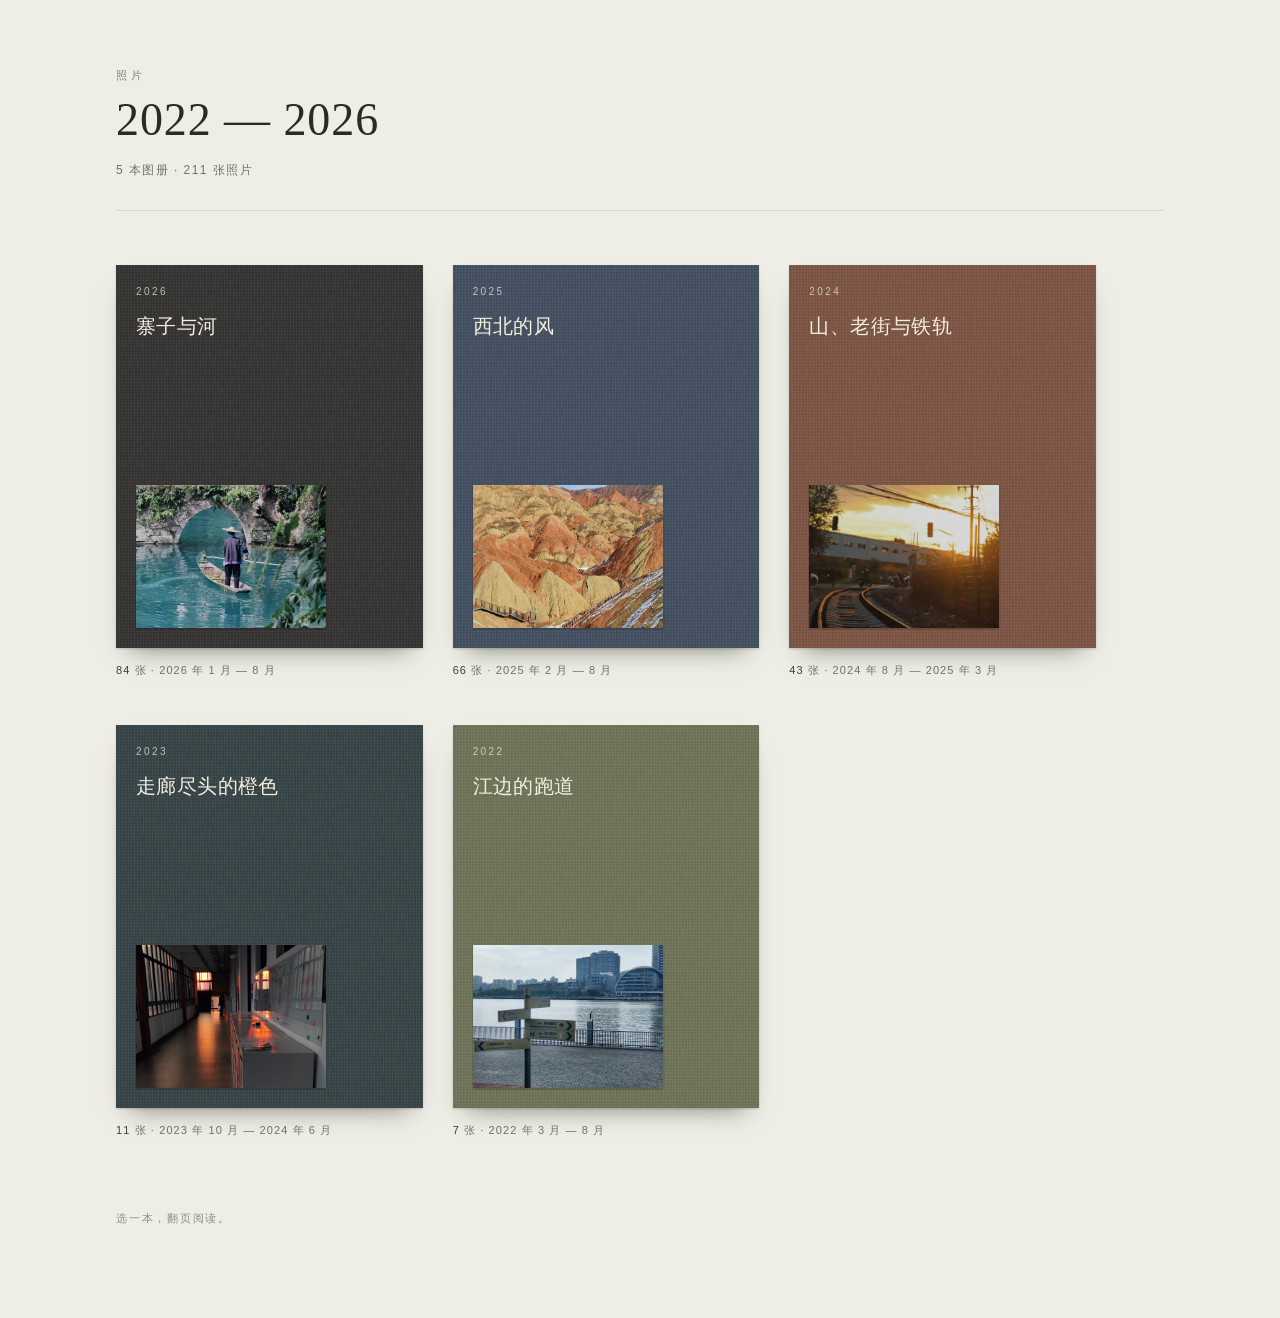
<file: index.html>
<!doctype html>
<html lang="zh-CN">
<head>
  <meta charset="utf-8">
  <meta name="viewport" content="width=device-width,initial-scale=1">
  <title>照片 · 2022—2026</title>
  <link rel="stylesheet" href="library.css">
</head>
<body>
<main class="library">
  <header class="library-head">
    <p class="eyebrow">照片</p>
    <h1>2022 — 2026</h1>
    <p class="meta">5 本图册 · 211 张照片</p>
  </header>
  <section class="shelf" aria-label="图册列表">
      <a class="book-card" href="books/2026/">
        <span class="card-cover" style="--cloth:#2e2c2a">
          <span class="card-year">2026</span>
          <span class="card-title">寨子与河</span>
          <img class="card-photo" src="assets/photos/2026/046.jpg" alt="" loading="lazy" draggable="false">
        </span>
        <span class="card-info"><b>84</b> 张 · 2026 年 1 月 — 8 月</span>
      </a>
      <a class="book-card" href="books/2025/">
        <span class="card-cover" style="--cloth:#3c4a5c">
          <span class="card-year">2025</span>
          <span class="card-title">西北的风</span>
          <img class="card-photo" src="assets/photos/2025/005.jpg" alt="" loading="lazy" draggable="false">
        </span>
        <span class="card-info"><b>66</b> 张 · 2025 年 2 月 — 8 月</span>
      </a>
      <a class="book-card" href="books/2024/">
        <span class="card-cover" style="--cloth:#7a4f3d">
          <span class="card-year">2024</span>
          <span class="card-title">山、老街与铁轨</span>
          <img class="card-photo" src="assets/photos/2024/035.jpg" alt="" loading="lazy" draggable="false">
        </span>
        <span class="card-info"><b>43</b> 张 · 2024 年 8 月 — 2025 年 3 月</span>
      </a>
      <a class="book-card" href="books/2023/">
        <span class="card-cover" style="--cloth:#2f3d40">
          <span class="card-year">2023</span>
          <span class="card-title">走廊尽头的橙色</span>
          <img class="card-photo" src="assets/photos/2023/corridor-cover.jpg" alt="" loading="lazy" draggable="false">
        </span>
        <span class="card-info"><b>11</b> 张 · 2023 年 10 月 — 2024 年 6 月</span>
      </a>
      <a class="book-card" href="books/2022/">
        <span class="card-cover" style="--cloth:#6b7053">
          <span class="card-year">2022</span>
          <span class="card-title">江边的跑道</span>
          <img class="card-photo" src="assets/photos/2022/002.jpg" alt="" loading="lazy" draggable="false">
        </span>
        <span class="card-info"><b>7</b> 张 · 2022 年 3 月 — 8 月</span>
      </a>
  </section>
  <footer class="library-foot">选一本，翻页阅读。</footer>
</main>
</body>
</html>
</file>
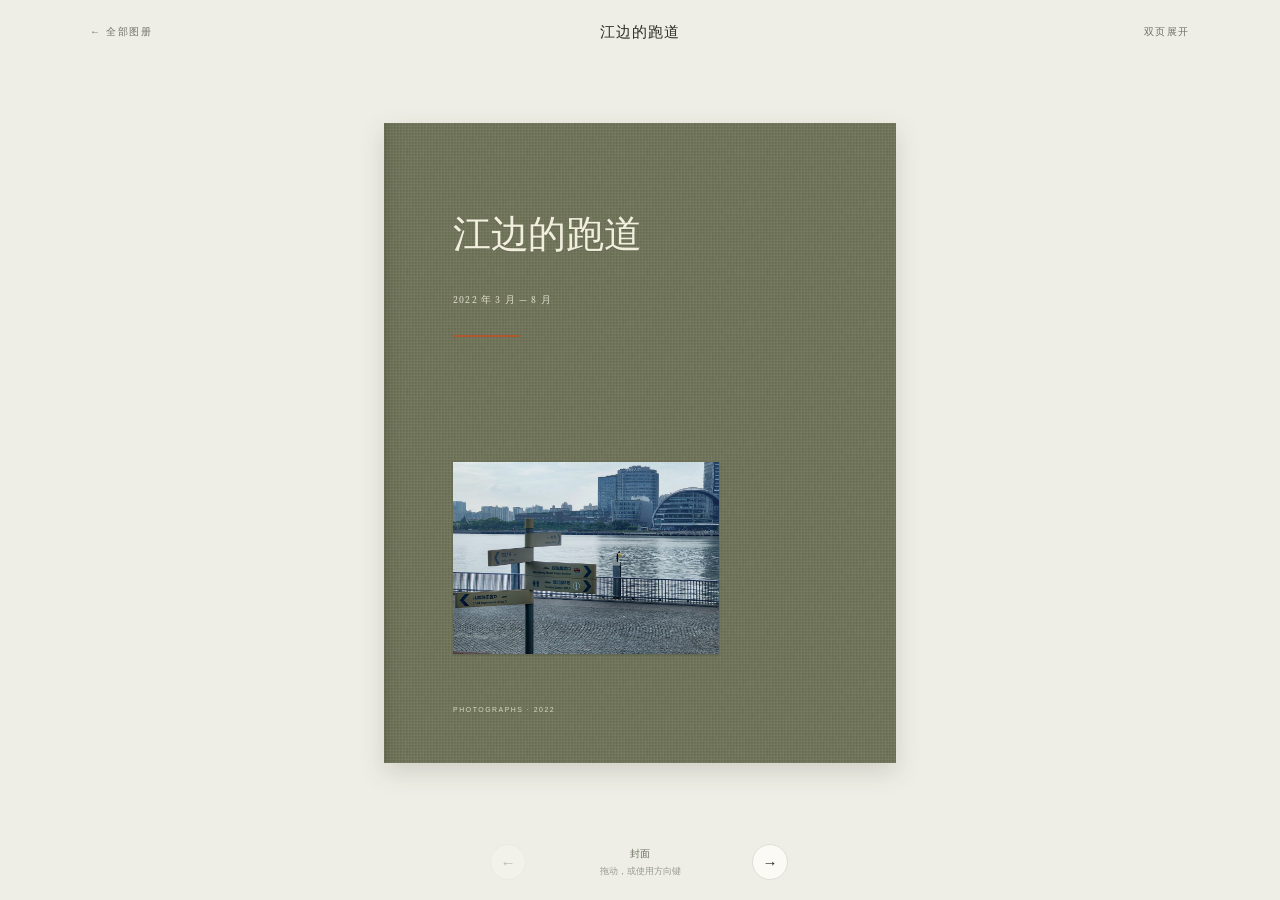
<file: books/2022/index.html>
<!doctype html>
<html lang="zh-CN">
<head>
  <meta charset="utf-8">
  <meta name="viewport" content="width=device-width,initial-scale=1">
  <title>江边的跑道 · 照片 2022</title>
  <link rel="stylesheet" href="../../shared/styles.css">
</head>
<body>
<main class="room">
  <header class="book-header">
    <a href="../../index.html">← 全部图册</a><h1>江边的跑道</h1><span id="orientation">双页展开</span>
  </header>
  <section class="stage" aria-label="可以翻页的照片书">
    <div class="book-rig">
      <div id="book" class="book" data-page-width="512" data-page-height="640" style="--cloth:#6b7053">
        <article class="book-page art-page cloth recto" data-density="hard" aria-label="封面">
          <h2 class="cover-title">江边的跑道</h2>
          <p class="cover-subtitle">2022 年 3 月 — 8 月</p>
          <span class="cover-rule" aria-hidden="true"></span>
          <figure class="cover-plate"><img draggable="false" src="../../assets/photos/2022/002.jpg" alt=""></figure>
          <p class="cover-foot">PHOTOGRAPHS · 2022</p>
        </article>

        <article class="book-page art-page endpaper" aria-label="环衬"></article>

        <article class="book-page art-page paper recto" aria-label="扉页">
          <div class="title-block">
            <h2>江边的跑道</h2>
            <p>照片 二〇二二</p>
          </div>
          <p class="epigraph">2022 年 3 月 — 8 月 · 7 张</p>
          <p class="imprint">PHOTOGRAPHS</p>
        </article>

        <article class="book-page art-page paper" aria-label="3月21日 18:28">
          <figure class="figure" style="width:57%;top:47%">
            <img draggable="false" data-src="../../assets/photos/2022/001.jpg" width="976" height="1400" alt="2022年3月21日 18:28 拍摄的照片" style="background:rgb(37 36 37)">
            <figcaption>3月21日 18:28</figcaption>
          </figure>
        </article>

        <article class="book-page art-page paper divider" aria-label="6 月">
          <p class="month">六月</p>
          <span class="month-rule" aria-hidden="true"></span>
          <p class="month-meta">2022 · 4 张</p>
        </article>

        <article class="book-page art-page paper" aria-label="6月4日 17:33">
          <figure class="figure" style="width:61%;top:47%">
            <img draggable="false" data-src="../../assets/photos/2022/002.jpg" width="1050" height="1400" alt="2022年6月4日 17:33 拍摄的照片" style="background:rgb(133 143 151)">
            <figcaption>6月4日 17:33</figcaption>
          </figure>
        </article>

        <article class="book-page art-page paper" aria-label="6月4日 17:36">
          <figure class="figure" style="width:61%;top:42%">
            <img draggable="false" data-src="../../assets/photos/2022/003.jpg" width="1050" height="1400" alt="2022年6月4日 17:36 拍摄的照片" style="background:rgb(142 104 98)">
            <figcaption>6月4日 17:36</figcaption>
          </figure>
        </article>

        <article class="book-page art-page paper" aria-label="6月4日 17:38">
          <figure class="figure" style="width:47%;top:44%">
            <img draggable="false" data-src="../../assets/photos/2022/004.jpg" width="1050" height="1400" alt="2022年6月4日 17:38 拍摄的照片" style="background:rgb(132 136 134)">
            <figcaption>6月4日 17:38</figcaption>
          </figure>
        </article>

        <article class="book-page art-page paper" aria-label="6月9日 13:04">
          <figure class="figure" style="width:61%;top:47%">
            <img draggable="false" data-src="../../assets/photos/2022/005.jpg" width="1050" height="1400" alt="2022年6月9日 13:04 拍摄的照片" style="background:rgb(156 155 124)">
            <figcaption>6月9日 13:04</figcaption>
          </figure>
        </article>

        <article class="book-page art-page paper" aria-label="8月25日 22:11">
          <figure class="figure" style="width:61%;top:47%">
            <img draggable="false" data-src="../../assets/photos/2022/006.jpg" width="1051" height="1400" alt="2022年8月25日 22:11 拍摄的照片" style="background:rgb(140 131 125)">
            <figcaption>8月25日 22:11</figcaption>
          </figure>
        </article>

        <article class="book-page art-page paper" aria-label="8月25日 22:14">
          <figure class="figure" style="width:61%;top:47%">
            <img draggable="false" data-src="../../assets/photos/2022/007.jpg" width="1050" height="1400" alt="2022年8月25日 22:14 拍摄的照片" style="background:rgb(134 136 130)">
            <figcaption>8月25日 22:14</figcaption>
          </figure>
        </article>

        <article class="book-page art-page paper" aria-label="版权页">
          <div class="colophon">
            <h3>江边的跑道</h3>
            <p>照片 二〇二二 · 2022 年 3 月 — 8 月</p>
            <p class="small-print">共 7 张照片，按拍摄时间排列。网页使用压缩副本，原始文件保存在 photo/2022/ 内，没有改动。</p>
            <p class="small-print">PHOTOGRAPHS · 2022</p>
          </div>
        </article>

        <article class="book-page art-page endpaper" aria-label="环衬"></article>

        <article class="book-page art-page cloth verso" data-density="hard" aria-label="封底">
          <span class="back-mark">江边的跑道 · 2022</span>
        </article>
      </div>
    </div>
  </section>
  <footer class="controls" aria-label="翻页控制">
    <button id="previous" type="button" aria-label="上一页">←</button>
    <div class="status" aria-live="polite"><span id="page-status">封面</span><small>拖动，或使用方向键</small></div>
    <button id="next" type="button" aria-label="下一页">→</button>
  </footer>
</main>
<script src="../../shared/vendor/page-flip.browser.js"></script>
<script src="../../shared/flipbook.js"></script>
</body>
</html>
</file>
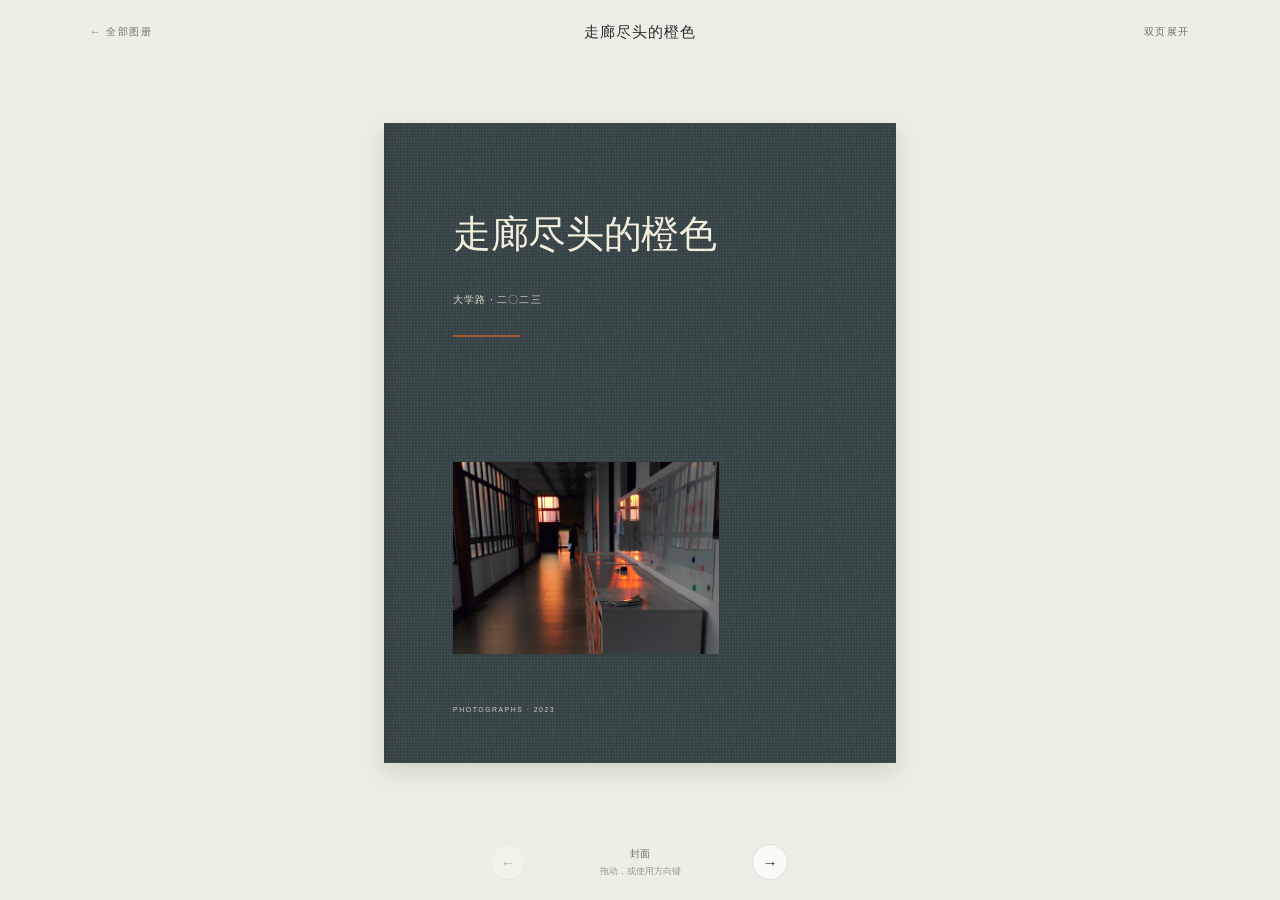
<file: books/2023/index.html>
<!doctype html>
<html lang="zh-CN">
<head>
  <meta charset="utf-8">
  <meta name="viewport" content="width=device-width,initial-scale=1">
  <title>走廊尽头的橙色 · 照片 2023</title>
  <link rel="stylesheet" href="../../shared/styles.css">
</head>
<body>
<main class="room">
  <header class="book-header">
    <a href="../../index.html">← 全部图册</a><h1>走廊尽头的橙色</h1><span id="orientation">双页展开</span>
  </header>
  <section class="stage" aria-label="可以翻页的照片书">
    <div class="book-rig">
      <div id="book" class="book" data-page-width="512" data-page-height="640" style="--cloth:#2f3d40">
        <article class="book-page art-page cloth recto" data-density="hard" aria-label="封面">
                  <h2 class="cover-title">走廊尽头的橙色</h2>
                  <p class="cover-subtitle">大学路 · 二〇二三</p>
                  <span class="cover-rule" aria-hidden="true"></span>
                  <figure class="cover-plate">
                    <img draggable="false" src="../../assets/photos/2023/corridor-cover.jpg" alt="黄昏里的走廊，尽头一扇窗透着橙色的光">
                  </figure>
                  <p class="cover-foot">PHOTOGRAPHS · 2023</p>
                </article>

        <article class="book-page art-page endpaper verso" aria-label="环衬"></article>

        <article class="book-page art-page paper recto" aria-label="扉页">
                  <div class="title-block">
                    <h2>走廊尽头的橙色</h2>
                    <p>大学路，二〇二三年秋</p>
                  </div>
                  <p class="epigraph">“天暗下来的时候，走廊尽头还留着一块橙色。”</p>
                  <p class="imprint">上海 · 杨浦</p>
                </article>

        <article class="book-page art-page paper verso" aria-label="第 3 页">
                  <figure class="figure portrait">
                    <img draggable="false" src="../../assets/photos/2023/old-building.jpg" alt="阴天里一栋白色老楼，电线横过天空">
                    <figcaption>老楼，电线横过天空</figcaption>
                  </figure>
                </article>

        <article class="book-page art-page paper recto" aria-label="第 4 页">
                  <figure class="figure portrait">
                    <img draggable="false" src="../../assets/photos/2023/daxue-road.jpg" alt="蓝调时刻的大学路路牌，梧桐树与街边店铺的灯">
                    <figcaption>大学路 171 号，天刚暗</figcaption>
                  </figure>
                </article>

        <article class="book-page art-page bleed-page verso" aria-label="第 5 页">
                  <img draggable="false" src="../../assets/photos/2023/corridor-spread-left.jpg" alt="走廊左侧的玻璃窗，橙色夕阳落在磨石地面上">
                </article>

        <article class="book-page art-page bleed-page recto" aria-label="第 6 页">
                  <img draggable="false" src="../../assets/photos/2023/corridor-spread-right.jpg" alt="走廊右侧，一个人拿着纸站在橙色光里">
                </article>

        <article class="book-page art-page paper verso" aria-label="第 7 页">
                  <figure class="figure wide">
                    <img draggable="false" src="../../assets/photos/2023/corridor.jpg" alt="长长的走廊，玻璃柜与尽头的窗，橙色光铺在地上">
                    <figcaption>同一分钟，同一条走廊</figcaption>
                  </figure>
                </article>

        <article class="book-page art-page paper recto" aria-label="第 8 页">
                  <figure class="figure portrait chalk">
                    <img draggable="false" src="../../assets/photos/2023/chalkboard.jpg" alt="教室里还没擦的黑板，粉笔字上有一道斜阳">
                    <figcaption>黑板上的字还没擦</figcaption>
                  </figure>
                </article>

        <article class="book-page art-page paper verso" aria-label="第 9 页">
                  <figure class="figure wide">
                    <img draggable="false" src="../../assets/photos/2023/bookstore.jpg" alt="旧书店的二楼，木栏杆、堆到扶手上的书，一个人正在整理">
                    <figcaption>旧书店，二楼栏杆边</figcaption>
                  </figure>
                </article>

        <article class="book-page art-page paper recto" aria-label="第 10 页">
                  <figure class="figure portrait">
                    <img draggable="false" src="../../assets/photos/2023/van-gogh.jpg" alt="梵高画册翻到向日葵那一页，旁边是文字">
                    <figcaption>画册翻到向日葵</figcaption>
                  </figure>
                </article>

        <article class="book-page art-page paper verso" aria-label="第 11 页">
                  <figure class="figure portrait">
                    <img draggable="false" src="../../assets/photos/2023/noodles.jpg" alt="一碗面，卧着一个煎蛋，木桌上泛着热气">
                    <figcaption>一碗面，加一个蛋</figcaption>
                  </figure>
                </article>

        <article class="book-page art-page paper recto" aria-label="第 12 页">
                  <figure class="figure small">
                    <img draggable="false" src="../../assets/photos/2023/red-dog.jpg" alt="窗台上趴着一只红色的毛绒小狗，窗外是傍晚的天">
                    <figcaption>窗台上的红狗</figcaption>
                  </figure>
                </article>

        <article class="book-page art-page bleed-page verso" aria-label="第 13 页">
                  <img draggable="false" src="../../assets/photos/2023/stairwell.jpg" alt="昏暗的楼梯间，窗外的夕阳在墙上和地上投下一道橙色">
                </article>

        <article class="book-page art-page paper recto" aria-label="第 14 页">
                  <div class="colophon">
                    <h3>走廊尽头的橙色</h3>
                    <p>大学路，二〇二三年秋</p>
                    <p class="small-print">照片摄于二〇二三年十月与十二月，上海杨浦。按一个下午到天黑的顺序排列；原始文件保留在 photo/2023/ 内，没有改动。</p>
                    <p class="small-print">共十一张照片。</p>
                  </div>
                </article>

        <article class="book-page art-page cloth verso" data-density="hard" aria-label="封底">
                  <span class="back-mark">走廊尽头的橙色 · 2023</span>
                </article>
      </div>
    </div>
  </section>
  <footer class="controls" aria-label="翻页控制">
    <button id="previous" type="button" aria-label="上一页">←</button>
    <div class="status" aria-live="polite"><span id="page-status">封面</span><small>拖动，或使用方向键</small></div>
    <button id="next" type="button" aria-label="下一页">→</button>
  </footer>
</main>
<script src="../../shared/vendor/page-flip.browser.js"></script>
<script src="../../shared/flipbook.js"></script>
</body>
</html>
</file>
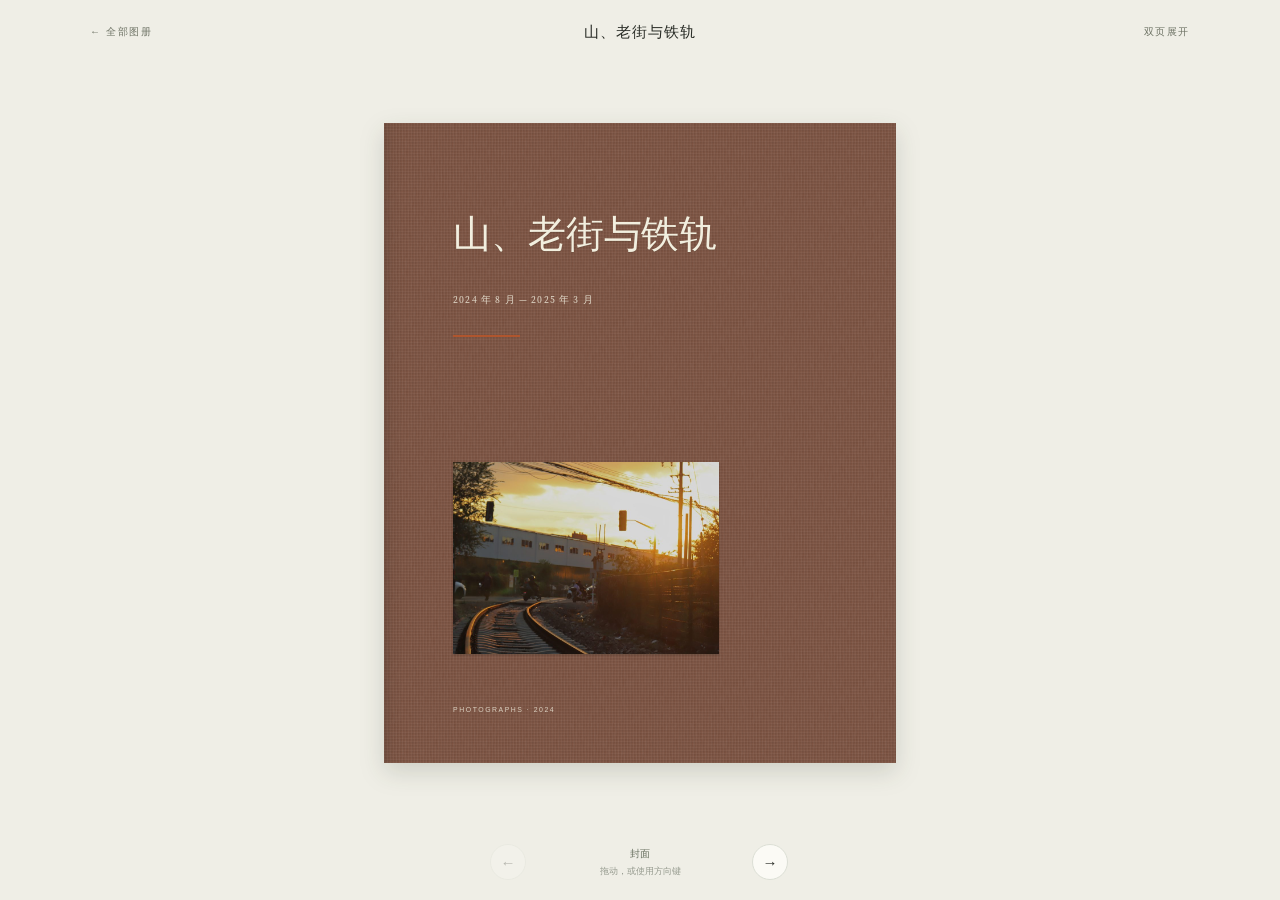
<file: books/2024/index.html>
<!doctype html>
<html lang="zh-CN">
<head>
  <meta charset="utf-8">
  <meta name="viewport" content="width=device-width,initial-scale=1">
  <title>山、老街与铁轨 · 照片 2024</title>
  <link rel="stylesheet" href="../../shared/styles.css">
</head>
<body>
<main class="room">
  <header class="book-header">
    <a href="../../index.html">← 全部图册</a><h1>山、老街与铁轨</h1><span id="orientation">双页展开</span>
  </header>
  <section class="stage" aria-label="可以翻页的照片书">
    <div class="book-rig">
      <div id="book" class="book" data-page-width="512" data-page-height="640" style="--cloth:#7a4f3d">
        <article class="book-page art-page cloth recto" data-density="hard" aria-label="封面">
          <h2 class="cover-title">山、老街与铁轨</h2>
          <p class="cover-subtitle">2024 年 8 月 — 2025 年 3 月</p>
          <span class="cover-rule" aria-hidden="true"></span>
          <figure class="cover-plate"><img draggable="false" src="../../assets/photos/2024/035.jpg" alt=""></figure>
          <p class="cover-foot">PHOTOGRAPHS · 2024</p>
        </article>

        <article class="book-page art-page endpaper" aria-label="环衬"></article>

        <article class="book-page art-page paper recto" aria-label="扉页">
          <div class="title-block">
            <h2>山、老街与铁轨</h2>
            <p>照片 二〇二四</p>
          </div>
          <p class="epigraph">2024 年 8 月 — 2025 年 3 月 · 43 张</p>
          <p class="imprint">PHOTOGRAPHS</p>
        </article>

        <article class="book-page art-page paper divider" aria-label="8 月">
          <p class="month">八月</p>
          <span class="month-rule" aria-hidden="true"></span>
          <p class="month-meta">2024 · 18 张</p>
        </article>

        <article class="book-page art-page paper" aria-label="8月4日 16:19">
          <figure class="figure" style="width:88%;top:47%">
            <img draggable="false" data-src="../../assets/photos/2024/001.jpg" width="1400" height="1051" alt="2024年8月4日 16:19 拍摄的照片" style="background:rgb(108 135 155)">
            <figcaption>8月4日 16:19</figcaption>
          </figure>
        </article>

        <article class="book-page art-page paper" aria-label="8月4日 16:42">
          <figure class="figure" style="width:88%;top:47%">
            <img draggable="false" data-src="../../assets/photos/2024/002.jpg" width="1400" height="1049" alt="2024年8月4日 16:42 拍摄的照片" style="background:rgb(117 122 126)">
            <figcaption>8月4日 16:42</figcaption>
          </figure>
        </article>

        <article class="book-page art-page paper" aria-label="8月4日 17:45">
          <figure class="figure" style="width:61%;top:42%">
            <img draggable="false" data-src="../../assets/photos/2024/003.jpg" width="1050" height="1400" alt="2024年8月4日 17:45 拍摄的照片" style="background:rgb(31 26 28)">
            <figcaption>8月4日 17:45</figcaption>
          </figure>
        </article>

        <article class="book-page art-page paper" aria-label="8月5日 10:34">
          <figure class="figure" style="width:47%;top:44%">
            <img draggable="false" data-src="../../assets/photos/2024/004.jpg" width="1050" height="1400" alt="2024年8月5日 10:34 拍摄的照片" style="background:rgb(21 19 18)">
            <figcaption>8月5日 10:34</figcaption>
          </figure>
        </article>

        <article class="book-page art-page paper" aria-label="8月5日 10:50">
          <figure class="figure" style="width:61%;top:47%">
            <img draggable="false" data-src="../../assets/photos/2024/005.jpg" width="1050" height="1400" alt="2024年8月5日 10:50 拍摄的照片" style="background:rgb(134 105 63)">
            <figcaption>8月5日 10:50</figcaption>
          </figure>
        </article>

        <article class="book-page art-page paper" aria-label="8月5日 11:03">
          <figure class="figure" style="width:61%;top:47%">
            <img draggable="false" data-src="../../assets/photos/2024/006.jpg" width="1050" height="1400" alt="2024年8月5日 11:03 拍摄的照片" style="background:rgb(74 72 81)">
            <figcaption>8月5日 11:03</figcaption>
          </figure>
        </article>

        <article class="book-page art-page paper" aria-label="8月5日 15:59">
          <figure class="figure" style="width:61%;top:47%">
            <img draggable="false" data-src="../../assets/photos/2024/007.jpg" width="1050" height="1400" alt="2024年8月5日 15:59 拍摄的照片" style="background:rgb(73 69 68)">
            <figcaption>8月5日 15:59</figcaption>
          </figure>
        </article>

        <article class="book-page art-page paper" aria-label="8月5日 18:05">
          <figure class="figure" style="width:88%;top:42%">
            <img draggable="false" data-src="../../assets/photos/2024/008.jpg" width="1400" height="1050" alt="2024年8月5日 18:05 拍摄的照片" style="background:rgb(121 118 109)">
            <figcaption>8月5日 18:05</figcaption>
          </figure>
        </article>

        <article class="book-page art-page paper" aria-label="8月5日 18:55">
          <figure class="figure" style="width:61%;top:47%">
            <img draggable="false" data-src="../../assets/photos/2024/009.jpg" width="1050" height="1400" alt="2024年8月5日 18:55 拍摄的照片" style="background:rgb(78 76 63)">
            <figcaption>8月5日 18:55</figcaption>
          </figure>
        </article>

        <article class="book-page art-page paper" aria-label="8月5日 19:04">
          <figure class="figure" style="width:61%;top:47%">
            <img draggable="false" data-src="../../assets/photos/2024/010.jpg" width="1050" height="1400" alt="2024年8月5日 19:04 拍摄的照片" style="background:rgb(107 110 98)">
            <figcaption>8月5日 19:04</figcaption>
          </figure>
        </article>

        <article class="book-page art-page paper" aria-label="8月5日 19:12">
          <figure class="figure" style="width:47%;top:44%">
            <img draggable="false" data-src="../../assets/photos/2024/011.jpg" width="1050" height="1400" alt="2024年8月5日 19:12 拍摄的照片" style="background:rgb(96 93 85)">
            <figcaption>8月5日 19:12</figcaption>
          </figure>
        </article>

        <article class="book-page art-page paper" aria-label="8月5日 22:11">
          <figure class="figure" style="width:88%;top:47%">
            <img draggable="false" data-src="../../assets/photos/2024/012.jpg" width="1400" height="1050" alt="2024年8月5日 22:11 拍摄的照片" style="background:rgb(130 146 117)">
            <figcaption>8月5日 22:11</figcaption>
          </figure>
        </article>

        <article class="book-page art-page paper" aria-label="8月5日 22:15">
          <figure class="figure" style="width:61%;top:42%">
            <img draggable="false" data-src="../../assets/photos/2024/014.jpg" width="1050" height="1400" alt="2024年8月5日 22:15 拍摄的照片" style="background:rgb(112 126 106)">
            <figcaption>8月5日 22:15</figcaption>
          </figure>
        </article>

        <article class="book-page art-page bleed-page" aria-label="8月6日 00:29">
          <img draggable="false" data-src="../../assets/photos/2024/015.jpg" width="1400" height="1050" alt="2024年8月6日 00:29 拍摄的照片" style="background:rgb(65 62 56)">
        </article>

        <article class="book-page art-page paper" aria-label="8月6日 00:42">
          <figure class="figure" style="width:61%;top:47%">
            <img draggable="false" data-src="../../assets/photos/2024/016.jpg" width="1050" height="1400" alt="2024年8月6日 00:42 拍摄的照片" style="background:rgb(116 116 130)">
            <figcaption>8月6日 00:42</figcaption>
          </figure>
        </article>

        <article class="book-page art-page paper" aria-label="8月6日 10:30">
          <figure class="figure" style="width:61%;top:47%">
            <img draggable="false" data-src="../../assets/photos/2024/017.jpg" width="1050" height="1400" alt="2024年8月6日 10:30 拍摄的照片" style="background:rgb(72 60 56)">
            <figcaption>8月6日 10:30</figcaption>
          </figure>
        </article>

        <article class="book-page art-page paper" aria-label="8月6日 10:36">
          <figure class="figure" style="width:88%;top:47%">
            <img draggable="false" data-src="../../assets/photos/2024/018.jpg" width="1400" height="1050" alt="2024年8月6日 10:36 拍摄的照片" style="background:rgb(72 69 64)">
            <figcaption>8月6日 10:36</figcaption>
          </figure>
        </article>

        <article class="book-page art-page paper" aria-label="8月6日 11:18">
          <figure class="figure" style="width:59%;top:44%">
            <img draggable="false" data-src="../../assets/photos/2024/019.jpg" width="1400" height="1400" alt="2024年8月6日 11:18 拍摄的照片" style="background:rgb(116 121 118)">
            <figcaption>8月6日 11:18</figcaption>
          </figure>
        </article>

        <article class="book-page art-page paper divider" aria-label="10 月">
          <p class="month">十月</p>
          <span class="month-rule" aria-hidden="true"></span>
          <p class="month-meta">2024 · 4 张</p>
        </article>

        <article class="book-page art-page paper" aria-label="10月14日 22:38">
          <figure class="figure" style="width:88%;top:47%">
            <img draggable="false" data-src="../../assets/photos/2024/020.jpg" width="1400" height="1049" alt="2024年10月14日 22:38 拍摄的照片" style="background:rgb(102 136 166)">
            <figcaption>10月14日 22:38</figcaption>
          </figure>
        </article>

        <article class="book-page art-page paper" aria-label="10月14日 22:40">
          <figure class="figure" style="width:88%;top:47%">
            <img draggable="false" data-src="../../assets/photos/2024/021.jpg" width="1400" height="1050" alt="2024年10月14日 22:40 拍摄的照片" style="background:rgb(96 111 121)">
            <figcaption>10月14日 22:40</figcaption>
          </figure>
        </article>

        <article class="book-page art-page paper" aria-label="10月15日 00:02">
          <figure class="figure" style="width:61%;top:47%">
            <img draggable="false" data-src="../../assets/photos/2024/022.jpg" width="1050" height="1400" alt="2024年10月15日 00:02 拍摄的照片" style="background:rgb(33 14 6)">
            <figcaption>10月15日 00:02</figcaption>
          </figure>
        </article>

        <article class="book-page art-page paper" aria-label="10月15日 00:19">
          <figure class="figure" style="width:88%;top:47%">
            <img draggable="false" data-src="../../assets/photos/2024/023.jpg" width="1400" height="1049" alt="2024年10月15日 00:19 拍摄的照片" style="background:rgb(108 142 172)">
            <figcaption>10月15日 00:19</figcaption>
          </figure>
        </article>

        <article class="book-page art-page paper divider" aria-label="11 月">
          <p class="month">十一月</p>
          <span class="month-rule" aria-hidden="true"></span>
          <p class="month-meta">2024 · 10 张</p>
        </article>

        <article class="book-page art-page paper" aria-label="11月10日 13:42">
          <figure class="figure" style="width:54%;top:42%">
            <img draggable="false" data-src="../../assets/photos/2024/024.jpg" width="933" height="1400" alt="2024年11月10日 13:42 拍摄的照片" style="background:rgb(146 175 208)">
            <figcaption>11月10日 13:42</figcaption>
          </figure>
        </article>

        <article class="book-page art-page paper" aria-label="11月13日 15:06">
          <figure class="figure" style="width:88%;top:47%">
            <img draggable="false" data-src="../../assets/photos/2024/025.jpg" width="1400" height="933" alt="2024年11月13日 15:06 拍摄的照片" style="background:rgb(162 169 187)">
            <figcaption>11月13日 15:06</figcaption>
          </figure>
        </article>

        <article class="book-page art-page paper" aria-label="11月15日 09:52">
          <figure class="figure" style="width:42%;top:44%">
            <img draggable="false" data-src="../../assets/photos/2024/026.jpg" width="933" height="1400" alt="2024年11月15日 09:52 拍摄的照片" style="background:rgb(99 93 67)">
            <figcaption>11月15日 09:52</figcaption>
          </figure>
        </article>

        <article class="book-page art-page paper" aria-label="11月15日 09:54">
          <figure class="figure" style="width:54%;top:47%">
            <img draggable="false" data-src="../../assets/photos/2024/027.jpg" width="933" height="1400" alt="2024年11月15日 09:54 拍摄的照片" style="background:rgb(128 123 93)">
            <figcaption>11月15日 09:54</figcaption>
          </figure>
        </article>

        <article class="book-page art-page paper" aria-label="11月15日 10:07">
          <figure class="figure" style="width:54%;top:47%">
            <img draggable="false" data-src="../../assets/photos/2024/028.jpg" width="933" height="1400" alt="2024年11月15日 10:07 拍摄的照片" style="background:rgb(121 136 111)">
            <figcaption>11月15日 10:07</figcaption>
          </figure>
        </article>

        <article class="book-page art-page paper" aria-label="11月15日 10:15">
          <figure class="figure" style="width:54%;top:42%">
            <img draggable="false" data-src="../../assets/photos/2024/029.jpg" width="933" height="1400" alt="2024年11月15日 10:15 拍摄的照片" style="background:rgb(101 100 82)">
            <figcaption>11月15日 10:15</figcaption>
          </figure>
        </article>

        <article class="book-page art-page paper" aria-label="11月15日 10:25">
          <figure class="figure" style="width:61%;top:47%">
            <img draggable="false" data-src="../../assets/photos/2024/030.jpg" width="1050" height="1400" alt="2024年11月15日 10:25 拍摄的照片" style="background:rgb(123 119 106)">
            <figcaption>11月15日 10:25</figcaption>
          </figure>
        </article>

        <article class="book-page art-page paper" aria-label="11月15日 11:04">
          <figure class="figure" style="width:88%;top:47%">
            <img draggable="false" data-src="../../assets/photos/2024/031.jpg" width="1400" height="933" alt="2024年11月15日 11:04 拍摄的照片" style="background:rgb(119 122 98)">
            <figcaption>11月15日 11:04</figcaption>
          </figure>
        </article>

        <article class="book-page art-page paper" aria-label="11月15日 11:48">
          <figure class="figure" style="width:54%;top:47%">
            <img draggable="false" data-src="../../assets/photos/2024/032.jpg" width="933" height="1400" alt="2024年11月15日 11:48 拍摄的照片" style="background:rgb(99 109 96)">
            <figcaption>11月15日 11:48</figcaption>
          </figure>
        </article>

        <article class="book-page art-page bleed-page" aria-label="11月15日 11:50">
          <img draggable="false" data-src="../../assets/photos/2024/033.jpg" width="1400" height="933" alt="2024年11月15日 11:50 拍摄的照片" style="background:rgb(105 105 87)">
        </article>

        <article class="book-page art-page paper divider" aria-label="3 月">
          <p class="month">三月</p>
          <span class="month-rule" aria-hidden="true"></span>
          <p class="month-meta">2025 · 11 张</p>
        </article>

        <article class="book-page art-page paper" aria-label="3月16日 11:01">
          <figure class="figure" style="width:54%;top:42%">
            <img draggable="false" data-src="../../assets/photos/2024/034.jpg" width="933" height="1400" alt="2025年3月16日 11:01 拍摄的照片" style="background:rgb(51 52 44)">
            <figcaption>3月16日 11:01</figcaption>
          </figure>
        </article>

        <article class="book-page art-page paper" aria-label="3月16日 14:30">
          <figure class="figure" style="width:54%;top:47%">
            <img draggable="false" data-src="../../assets/photos/2024/035.jpg" width="933" height="1400" alt="2025年3月16日 14:30 拍摄的照片" style="background:rgb(109 94 74)">
            <figcaption>3月16日 14:30</figcaption>
          </figure>
        </article>

        <article class="book-page art-page paper" aria-label="3月16日 14:35">
          <figure class="figure" style="width:54%;top:47%">
            <img draggable="false" data-src="../../assets/photos/2024/036.jpg" width="933" height="1400" alt="2025年3月16日 14:35 拍摄的照片" style="background:rgb(45 43 38)">
            <figcaption>3月16日 14:35</figcaption>
          </figure>
        </article>

        <article class="book-page art-page paper" aria-label="3月16日 14:53">
          <figure class="figure" style="width:88%;top:47%">
            <img draggable="false" data-src="../../assets/photos/2024/037.jpg" width="1400" height="933" alt="2025年3月16日 14:53 拍摄的照片" style="background:rgb(129 116 112)">
            <figcaption>3月16日 14:53</figcaption>
          </figure>
        </article>

        <article class="book-page art-page paper" aria-label="3月16日 15:03">
          <figure class="figure" style="width:88%;top:47%">
            <img draggable="false" data-src="../../assets/photos/2024/038.jpg" width="1400" height="933" alt="2025年3月16日 15:03 拍摄的照片" style="background:rgb(102 96 86)">
            <figcaption>3月16日 15:03</figcaption>
          </figure>
        </article>

        <article class="book-page art-page paper" aria-label="3月16日 15:13">
          <figure class="figure" style="width:54%;top:42%">
            <img draggable="false" data-src="../../assets/photos/2024/039.jpg" width="933" height="1400" alt="2025年3月16日 15:13 拍摄的照片" style="background:rgb(92 83 77)">
            <figcaption>3月16日 15:13</figcaption>
          </figure>
        </article>

        <article class="book-page art-page paper" aria-label="3月16日 15:23">
          <figure class="figure" style="width:42%;top:44%">
            <img draggable="false" data-src="../../assets/photos/2024/040.jpg" width="933" height="1400" alt="2025年3月16日 15:23 拍摄的照片" style="background:rgb(93 74 73)">
            <figcaption>3月16日 15:23</figcaption>
          </figure>
        </article>

        <article class="book-page art-page paper" aria-label="3月16日 15:40">
          <figure class="figure" style="width:54%;top:47%">
            <img draggable="false" data-src="../../assets/photos/2024/041.jpg" width="933" height="1400" alt="2025年3月16日 15:40 拍摄的照片" style="background:rgb(112 117 112)">
            <figcaption>3月16日 15:40</figcaption>
          </figure>
        </article>

        <article class="book-page art-page bleed-page" aria-label="3月16日 15:47">
          <img draggable="false" data-src="../../assets/photos/2024/043.jpg" width="1400" height="933" alt="2025年3月16日 15:47 拍摄的照片" style="background:rgb(25 15 15)">
        </article>

        <article class="book-page art-page paper" aria-label="3月16日 15:58">
          <figure class="figure" style="width:88%;top:47%">
            <img draggable="false" data-src="../../assets/photos/2024/044.jpg" width="1400" height="933" alt="2025年3月16日 15:58 拍摄的照片" style="background:rgb(74 78 73)">
            <figcaption>3月16日 15:58</figcaption>
          </figure>
        </article>

        <article class="book-page art-page paper" aria-label="3月16日 16:06">
          <figure class="figure" style="width:76%;top:42%">
            <img draggable="false" data-src="../../assets/photos/2024/045.jpg" width="1400" height="1400" alt="2025年3月16日 16:06 拍摄的照片" style="background:rgb(84 86 91)">
            <figcaption>3月16日 16:06</figcaption>
          </figure>
        </article>

        <article class="book-page art-page paper" aria-label="版权页">
          <div class="colophon">
            <h3>山、老街与铁轨</h3>
            <p>照片 二〇二四 · 2024 年 8 月 — 2025 年 3 月</p>
            <p class="small-print">共 43 张照片，按拍摄时间排列。其中 2 张与相邻照片几乎相同的连拍没有收进来。网页使用压缩副本，原始文件保存在 photo/2024/ 内，没有改动。</p>
            <p class="small-print">PHOTOGRAPHS · 2024</p>
          </div>
        </article>

        <article class="book-page art-page cloth verso" data-density="hard" aria-label="封底">
          <span class="back-mark">山、老街与铁轨 · 2024</span>
        </article>
      </div>
    </div>
  </section>
  <footer class="controls" aria-label="翻页控制">
    <button id="previous" type="button" aria-label="上一页">←</button>
    <div class="status" aria-live="polite"><span id="page-status">封面</span><small>拖动，或使用方向键</small></div>
    <button id="next" type="button" aria-label="下一页">→</button>
  </footer>
</main>
<script src="../../shared/vendor/page-flip.browser.js"></script>
<script src="../../shared/flipbook.js"></script>
</body>
</html>
</file>
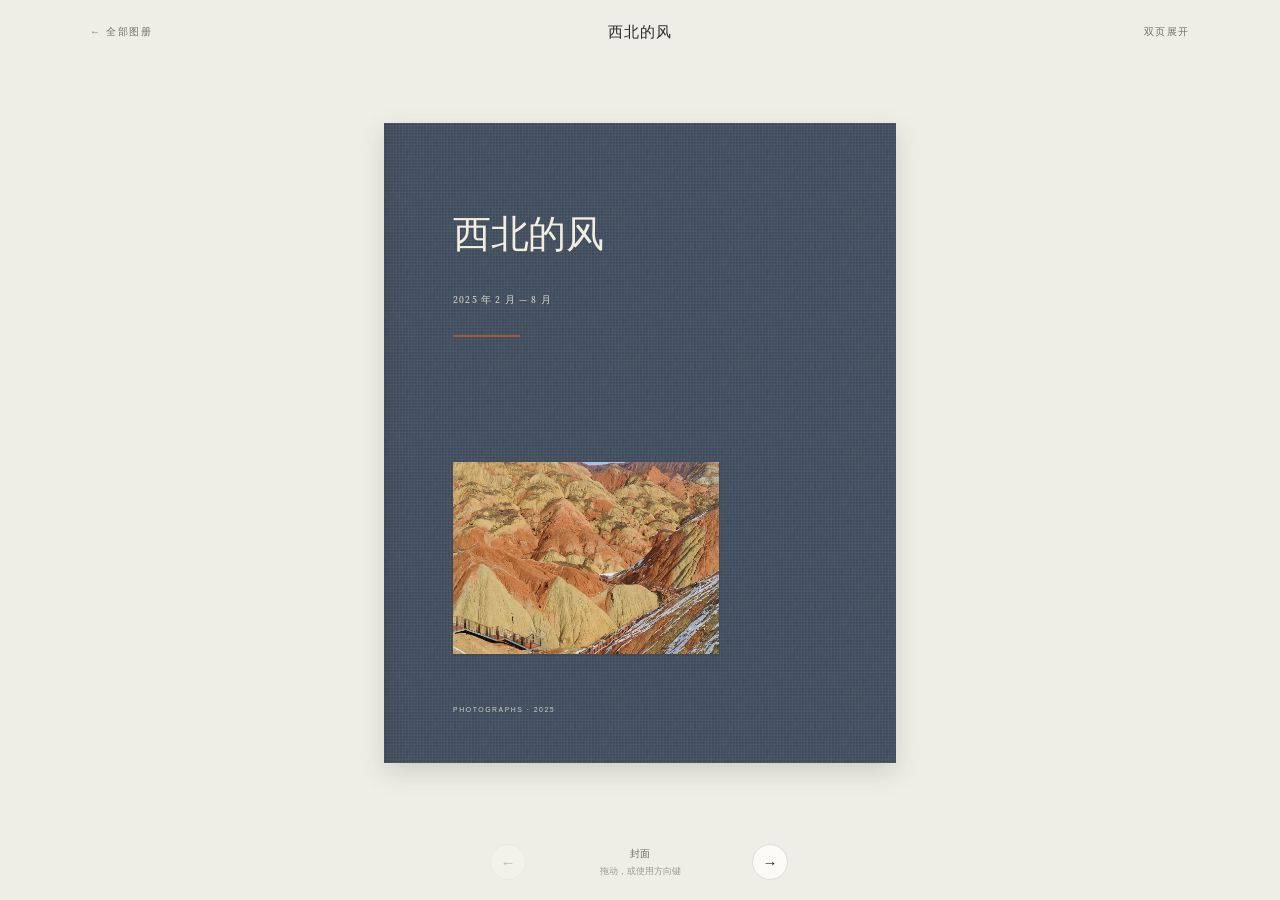
<file: books/2025/index.html>
<!doctype html>
<html lang="zh-CN">
<head>
  <meta charset="utf-8">
  <meta name="viewport" content="width=device-width,initial-scale=1">
  <title>西北的风 · 照片 2025</title>
  <link rel="stylesheet" href="../../shared/styles.css">
</head>
<body>
<main class="room">
  <header class="book-header">
    <a href="../../index.html">← 全部图册</a><h1>西北的风</h1><span id="orientation">双页展开</span>
  </header>
  <section class="stage" aria-label="可以翻页的照片书">
    <div class="book-rig">
      <div id="book" class="book" data-page-width="512" data-page-height="640" style="--cloth:#3c4a5c">
        <article class="book-page art-page cloth recto" data-density="hard" aria-label="封面">
          <h2 class="cover-title">西北的风</h2>
          <p class="cover-subtitle">2025 年 2 月 — 8 月</p>
          <span class="cover-rule" aria-hidden="true"></span>
          <figure class="cover-plate"><img draggable="false" src="../../assets/photos/2025/005.jpg" alt=""></figure>
          <p class="cover-foot">PHOTOGRAPHS · 2025</p>
        </article>

        <article class="book-page art-page endpaper" aria-label="环衬"></article>

        <article class="book-page art-page paper recto" aria-label="扉页">
          <div class="title-block">
            <h2>西北的风</h2>
            <p>照片 二〇二五</p>
          </div>
          <p class="epigraph">2025 年 2 月 — 8 月 · 66 张</p>
          <p class="imprint">PHOTOGRAPHS</p>
        </article>

        <article class="book-page art-page paper divider" aria-label="2 月">
          <p class="month">二月</p>
          <span class="month-rule" aria-hidden="true"></span>
          <p class="month-meta">2025 · 15 张</p>
        </article>

        <article class="book-page art-page paper" aria-label="2月3日 08:48">
          <figure class="figure" style="width:61%;top:47%">
            <img draggable="false" data-src="../../assets/photos/2025/001.jpg" width="1050" height="1400" alt="2025年2月3日 08:48 拍摄的照片" style="background:rgb(131 159 189)">
            <figcaption>2月3日 08:48</figcaption>
          </figure>
        </article>

        <article class="book-page art-page paper" aria-label="2月4日 15:06">
          <figure class="figure" style="width:88%;top:47%">
            <img draggable="false" data-src="../../assets/photos/2025/002.jpg" width="1400" height="1050" alt="2025年2月4日 15:06 拍摄的照片" style="background:rgb(140 150 164)">
            <figcaption>2月4日 15:06</figcaption>
          </figure>
        </article>

        <article class="book-page art-page paper" aria-label="2月4日 15:37">
          <figure class="figure" style="width:88%;top:42%">
            <img draggable="false" data-src="../../assets/photos/2025/003.jpg" width="1400" height="788" alt="2025年2月4日 15:37 拍摄的照片" style="background:rgb(120 135 150)">
            <figcaption>2月4日 15:37</figcaption>
          </figure>
        </article>

        <article class="book-page art-page paper" aria-label="2月5日 12:33">
          <figure class="figure" style="width:47%;top:44%">
            <img draggable="false" data-src="../../assets/photos/2025/005.jpg" width="1050" height="1400" alt="2025年2月5日 12:33 拍摄的照片" style="background:rgb(172 151 129)">
            <figcaption>2月5日 12:33</figcaption>
          </figure>
        </article>

        <article class="book-page art-page bleed-page" aria-label="2月5日 13:00">
          <img draggable="false" data-src="../../assets/photos/2025/006.jpg" width="1400" height="1050" alt="2025年2月5日 13:00 拍摄的照片" style="background:rgb(174 144 107)">
        </article>

        <article class="book-page art-page paper" aria-label="2月7日 10:46">
          <figure class="figure" style="width:88%;top:47%">
            <img draggable="false" data-src="../../assets/photos/2025/007.jpg" width="1400" height="1050" alt="2025年2月7日 10:46 拍摄的照片" style="background:rgb(144 155 171)">
            <figcaption>2月7日 10:46</figcaption>
          </figure>
        </article>

        <article class="book-page art-page paper" aria-label="2月7日 14:55">
          <figure class="figure" style="width:88%;top:47%">
            <img draggable="false" data-src="../../assets/photos/2025/008.jpg" width="1400" height="1050" alt="2025年2月7日 14:55 拍摄的照片" style="background:rgb(148 138 133)">
            <figcaption>2月7日 14:55</figcaption>
          </figure>
        </article>

        <article class="book-page art-page paper" aria-label="2月7日 15:36">
          <figure class="figure" style="width:88%;top:42%">
            <img draggable="false" data-src="../../assets/photos/2025/009.jpg" width="1400" height="1050" alt="2025年2月7日 15:36 拍摄的照片" style="background:rgb(157 144 140)">
            <figcaption>2月7日 15:36</figcaption>
          </figure>
        </article>

        <article class="book-page art-page paper" aria-label="2月7日 15:58">
          <figure class="figure" style="width:88%;top:47%">
            <img draggable="false" data-src="../../assets/photos/2025/010.jpg" width="1400" height="1050" alt="2025年2月7日 15:58 拍摄的照片" style="background:rgb(144 136 130)">
            <figcaption>2月7日 15:58</figcaption>
          </figure>
        </article>

        <article class="book-page art-page paper" aria-label="2月7日 16:20">
          <figure class="figure" style="width:61%;top:47%">
            <img draggable="false" data-src="../../assets/photos/2025/011.jpg" width="1050" height="1400" alt="2025年2月7日 16:20 拍摄的照片" style="background:rgb(148 149 149)">
            <figcaption>2月7日 16:20</figcaption>
          </figure>
        </article>

        <article class="book-page art-page paper" aria-label="2月8日 12:04">
          <figure class="figure" style="width:47%;top:44%">
            <img draggable="false" data-src="../../assets/photos/2025/012.jpg" width="1050" height="1400" alt="2025年2月8日 12:04 拍摄的照片" style="background:rgb(135 141 156)">
            <figcaption>2月8日 12:04</figcaption>
          </figure>
        </article>

        <article class="book-page art-page paper" aria-label="2月8日 12:19">
          <figure class="figure" style="width:61%;top:47%">
            <img draggable="false" data-src="../../assets/photos/2025/013.jpg" width="1050" height="1400" alt="2025年2月8日 12:19 拍摄的照片" style="background:rgb(138 149 164)">
            <figcaption>2月8日 12:19</figcaption>
          </figure>
        </article>

        <article class="book-page art-page paper" aria-label="2月8日 12:21">
          <figure class="figure" style="width:61%;top:42%">
            <img draggable="false" data-src="../../assets/photos/2025/014.jpg" width="1050" height="1400" alt="2025年2月8日 12:21 拍摄的照片" style="background:rgb(138 152 168)">
            <figcaption>2月8日 12:21</figcaption>
          </figure>
        </article>

        <article class="book-page art-page paper" aria-label="2月8日 13:57">
          <figure class="figure" style="width:61%;top:47%">
            <img draggable="false" data-src="../../assets/photos/2025/015.jpg" width="1050" height="1400" alt="2025年2月8日 13:57 拍摄的照片" style="background:rgb(153 159 165)">
            <figcaption>2月8日 13:57</figcaption>
          </figure>
        </article>

        <article class="book-page art-page paper" aria-label="2月8日 16:23">
          <figure class="figure" style="width:88%;top:47%">
            <img draggable="false" data-src="../../assets/photos/2025/016.jpg" width="1400" height="1050" alt="2025年2月8日 16:23 拍摄的照片" style="background:rgb(133 137 138)">
            <figcaption>2月8日 16:23</figcaption>
          </figure>
        </article>

        <article class="book-page art-page paper divider" aria-label="3 月">
          <p class="month">三月</p>
          <span class="month-rule" aria-hidden="true"></span>
          <p class="month-meta">2025 · 6 张</p>
        </article>

        <article class="book-page art-page paper" aria-label="3月15日 23:54">
          <figure class="figure" style="width:61%;top:47%">
            <img draggable="false" data-src="../../assets/photos/2025/017.jpg" width="1050" height="1400" alt="2025年3月15日 23:54 拍摄的照片" style="background:rgb(25 37 51)">
            <figcaption>3月15日 23:54</figcaption>
          </figure>
        </article>

        <article class="book-page art-page paper" aria-label="3月16日 00:12">
          <figure class="figure" style="width:61%;top:47%">
            <img draggable="false" data-src="../../assets/photos/2025/018.jpg" width="1050" height="1400" alt="2025年3月16日 00:12 拍摄的照片" style="background:rgb(86 81 65)">
            <figcaption>3月16日 00:12</figcaption>
          </figure>
        </article>

        <article class="book-page art-page paper" aria-label="3月16日 00:18">
          <figure class="figure" style="width:47%;top:44%">
            <img draggable="false" data-src="../../assets/photos/2025/019.jpg" width="1050" height="1400" alt="2025年3月16日 00:18 拍摄的照片" style="background:rgb(113 121 157)">
            <figcaption>3月16日 00:18</figcaption>
          </figure>
        </article>

        <article class="book-page art-page paper" aria-label="3月16日 00:23">
          <figure class="figure" style="width:61%;top:47%">
            <img draggable="false" data-src="../../assets/photos/2025/020.jpg" width="1050" height="1400" alt="2025年3月16日 00:23 拍摄的照片" style="background:rgb(150 143 153)">
            <figcaption>3月16日 00:23</figcaption>
          </figure>
        </article>

        <article class="book-page art-page paper" aria-label="3月16日 00:33">
          <figure class="figure" style="width:61%;top:47%">
            <img draggable="false" data-src="../../assets/photos/2025/021.jpg" width="1050" height="1400" alt="2025年3月16日 00:33 拍摄的照片" style="background:rgb(76 141 195)">
            <figcaption>3月16日 00:33</figcaption>
          </figure>
        </article>

        <article class="book-page art-page paper" aria-label="3月22日 12:37">
          <figure class="figure" style="width:54%;top:47%">
            <img draggable="false" data-src="../../assets/photos/2025/022.jpg" width="933" height="1400" alt="2025年3月22日 12:37 拍摄的照片" style="background:rgb(109 113 65)">
            <figcaption>3月22日 12:37</figcaption>
          </figure>
        </article>

        <article class="book-page art-page paper divider" aria-label="4 月">
          <p class="month">四月</p>
          <span class="month-rule" aria-hidden="true"></span>
          <p class="month-meta">2025 · 8 张</p>
        </article>

        <article class="book-page art-page paper" aria-label="4月4日 00:49">
          <figure class="figure" style="width:54%;top:47%">
            <img draggable="false" data-src="../../assets/photos/2025/023.jpg" width="933" height="1400" alt="2025年4月4日 00:49 拍摄的照片" style="background:rgb(110 113 121)">
            <figcaption>4月4日 00:49</figcaption>
          </figure>
        </article>

        <article class="book-page art-page paper" aria-label="4月4日 01:13">
          <figure class="figure" style="width:61%;top:42%">
            <img draggable="false" data-src="../../assets/photos/2025/024.jpg" width="1050" height="1400" alt="2025年4月4日 01:13 拍摄的照片" style="background:rgb(145 113 96)">
            <figcaption>4月4日 01:13</figcaption>
          </figure>
        </article>

        <article class="book-page art-page paper" aria-label="4月18日 09:06">
          <figure class="figure" style="width:88%;top:47%">
            <img draggable="false" data-src="../../assets/photos/2025/025.jpg" width="1400" height="933" alt="2025年4月18日 09:06 拍摄的照片" style="background:rgb(146 162 179)">
            <figcaption>4月18日 09:06</figcaption>
          </figure>
        </article>

        <article class="book-page art-page paper" aria-label="4月18日 09:38">
          <figure class="figure" style="width:68%;top:44%">
            <img draggable="false" data-src="../../assets/photos/2025/026.jpg" width="1400" height="1214" alt="2025年4月18日 09:38 拍摄的照片" style="background:rgb(153 176 221)">
            <figcaption>4月18日 09:38</figcaption>
          </figure>
        </article>

        <article class="book-page art-page paper" aria-label="4月18日 09:49">
          <figure class="figure" style="width:88%;top:47%">
            <img draggable="false" data-src="../../assets/photos/2025/027.jpg" width="1400" height="933" alt="2025年4月18日 09:49 拍摄的照片" style="background:rgb(145 151 160)">
            <figcaption>4月18日 09:49</figcaption>
          </figure>
        </article>

        <article class="book-page art-page paper" aria-label="4月18日 10:34">
          <figure class="figure" style="width:61%;top:47%">
            <img draggable="false" data-src="../../assets/photos/2025/028.jpg" width="1050" height="1400" alt="2025年4月18日 10:34 拍摄的照片" style="background:rgb(175 174 149)">
            <figcaption>4月18日 10:34</figcaption>
          </figure>
        </article>

        <article class="book-page art-page paper" aria-label="4月18日 10:34">
          <figure class="figure" style="width:88%;top:42%">
            <img draggable="false" data-src="../../assets/photos/2025/029.jpg" width="1400" height="1050" alt="2025年4月18日 10:34 拍摄的照片" style="background:rgb(137 142 138)">
            <figcaption>4月18日 10:34</figcaption>
          </figure>
        </article>

        <article class="book-page art-page paper" aria-label="4月19日 14:43">
          <figure class="figure" style="width:88%;top:47%">
            <img draggable="false" data-src="../../assets/photos/2025/030.jpg" width="1400" height="1050" alt="2025年4月19日 14:43 拍摄的照片" style="background:rgb(118 117 118)">
            <figcaption>4月19日 14:43</figcaption>
          </figure>
        </article>

        <article class="book-page art-page paper divider" aria-label="8 月">
          <p class="month">八月</p>
          <span class="month-rule" aria-hidden="true"></span>
          <p class="month-meta">2025 · 37 张</p>
        </article>

        <article class="book-page art-page paper" aria-label="8月16日 19:09">
          <figure class="figure" style="width:61%;top:47%">
            <img draggable="false" data-src="../../assets/photos/2025/031.jpg" width="1050" height="1400" alt="2025年8月16日 19:09 拍摄的照片" style="background:rgb(135 136 133)">
            <figcaption>8月16日 19:09</figcaption>
          </figure>
        </article>

        <article class="book-page art-page paper" aria-label="8月16日 19:11">
          <figure class="figure" style="width:61%;top:47%">
            <img draggable="false" data-src="../../assets/photos/2025/032.jpg" width="1050" height="1400" alt="2025年8月16日 19:11 拍摄的照片" style="background:rgb(186 181 180)">
            <figcaption>8月16日 19:11</figcaption>
          </figure>
        </article>

        <article class="book-page art-page paper" aria-label="8月16日 19:14">
          <figure class="figure" style="width:47%;top:44%">
            <img draggable="false" data-src="../../assets/photos/2025/033.jpg" width="1050" height="1400" alt="2025年8月16日 19:14 拍摄的照片" style="background:rgb(186 179 174)">
            <figcaption>8月16日 19:14</figcaption>
          </figure>
        </article>

        <article class="book-page art-page paper" aria-label="8月16日 19:24">
          <figure class="figure" style="width:61%;top:42%">
            <img draggable="false" data-src="../../assets/photos/2025/034.jpg" width="1050" height="1400" alt="2025年8月16日 19:24 拍摄的照片" style="background:rgb(170 169 172)">
            <figcaption>8月16日 19:24</figcaption>
          </figure>
        </article>

        <article class="book-page art-page paper" aria-label="8月16日 19:25">
          <figure class="figure" style="width:88%;top:47%">
            <img draggable="false" data-src="../../assets/photos/2025/035.jpg" width="1400" height="1050" alt="2025年8月16日 19:25 拍摄的照片" style="background:rgb(173 171 172)">
            <figcaption>8月16日 19:25</figcaption>
          </figure>
        </article>

        <article class="book-page art-page paper" aria-label="8月16日 19:27">
          <figure class="figure" style="width:88%;top:47%">
            <img draggable="false" data-src="../../assets/photos/2025/036.jpg" width="1400" height="1050" alt="2025年8月16日 19:27 拍摄的照片" style="background:rgb(182 180 183)">
            <figcaption>8月16日 19:27</figcaption>
          </figure>
        </article>

        <article class="book-page art-page paper" aria-label="8月16日 19:28">
          <figure class="figure" style="width:88%;top:47%">
            <img draggable="false" data-src="../../assets/photos/2025/037.jpg" width="1400" height="1050" alt="2025年8月16日 19:28 拍摄的照片" style="background:rgb(175 168 164)">
            <figcaption>8月16日 19:28</figcaption>
          </figure>
        </article>

        <article class="book-page art-page paper" aria-label="8月16日 19:33">
          <figure class="figure" style="width:88%;top:47%">
            <img draggable="false" data-src="../../assets/photos/2025/038.jpg" width="1400" height="1050" alt="2025年8月16日 19:33 拍摄的照片" style="background:rgb(178 175 177)">
            <figcaption>8月16日 19:33</figcaption>
          </figure>
        </article>

        <article class="book-page art-page paper" aria-label="8月16日 19:33">
          <figure class="figure" style="width:88%;top:42%">
            <img draggable="false" data-src="../../assets/photos/2025/039.jpg" width="1400" height="1050" alt="2025年8月16日 19:33 拍摄的照片" style="background:rgb(197 173 143)">
            <figcaption>8月16日 19:33</figcaption>
          </figure>
        </article>

        <article class="book-page art-page paper" aria-label="8月16日 19:38">
          <figure class="figure" style="width:47%;top:44%">
            <img draggable="false" data-src="../../assets/photos/2025/040.jpg" width="1050" height="1400" alt="2025年8月16日 19:38 拍摄的照片" style="background:rgb(101 149 204)">
            <figcaption>8月16日 19:38</figcaption>
          </figure>
        </article>

        <article class="book-page art-page paper" aria-label="8月16日 20:58">
          <figure class="figure" style="width:61%;top:47%">
            <img draggable="false" data-src="../../assets/photos/2025/041.jpg" width="1050" height="1400" alt="2025年8月16日 20:58 拍摄的照片" style="background:rgb(155 163 173)">
            <figcaption>8月16日 20:58</figcaption>
          </figure>
        </article>

        <article class="book-page art-page paper" aria-label="8月16日 21:01">
          <figure class="figure" style="width:61%;top:47%">
            <img draggable="false" data-src="../../assets/photos/2025/042.jpg" width="1050" height="1400" alt="2025年8月16日 21:01 拍摄的照片" style="background:rgb(140 137 114)">
            <figcaption>8月16日 21:01</figcaption>
          </figure>
        </article>

        <article class="book-page art-page paper" aria-label="8月17日 00:31">
          <figure class="figure" style="width:88%;top:47%">
            <img draggable="false" data-src="../../assets/photos/2025/043.jpg" width="1400" height="933" alt="2025年8月17日 00:31 拍摄的照片" style="background:rgb(128 120 131)">
            <figcaption>8月17日 00:31</figcaption>
          </figure>
        </article>

        <article class="book-page art-page paper" aria-label="8月17日 00:34">
          <figure class="figure" style="width:88%;top:42%">
            <img draggable="false" data-src="../../assets/photos/2025/044.jpg" width="1400" height="933" alt="2025年8月17日 00:34 拍摄的照片" style="background:rgb(139 123 109)">
            <figcaption>8月17日 00:34</figcaption>
          </figure>
        </article>

        <article class="book-page art-page paper" aria-label="8月17日 00:39">
          <figure class="figure" style="width:88%;top:47%">
            <img draggable="false" data-src="../../assets/photos/2025/045.jpg" width="1400" height="1050" alt="2025年8月17日 00:39 拍摄的照片" style="background:rgb(158 158 160)">
            <figcaption>8月17日 00:39</figcaption>
          </figure>
        </article>

        <article class="book-page art-page paper" aria-label="8月17日 00:46">
          <figure class="figure" style="width:54%;top:47%">
            <img draggable="false" data-src="../../assets/photos/2025/046.jpg" width="933" height="1400" alt="2025年8月17日 00:46 拍摄的照片" style="background:rgb(149 148 139)">
            <figcaption>8月17日 00:46</figcaption>
          </figure>
        </article>

        <article class="book-page art-page paper" aria-label="8月17日 01:22">
          <figure class="figure" style="width:42%;top:44%">
            <img draggable="false" data-src="../../assets/photos/2025/047.jpg" width="933" height="1400" alt="2025年8月17日 01:22 拍摄的照片" style="background:rgb(133 151 166)">
            <figcaption>8月17日 01:22</figcaption>
          </figure>
        </article>

        <article class="book-page art-page paper" aria-label="8月17日 01:27">
          <figure class="figure" style="width:54%;top:47%">
            <img draggable="false" data-src="../../assets/photos/2025/048.jpg" width="933" height="1400" alt="2025年8月17日 01:27 拍摄的照片" style="background:rgb(161 155 151)">
            <figcaption>8月17日 01:27</figcaption>
          </figure>
        </article>

        <article class="book-page art-page paper" aria-label="8月17日 02:03">
          <figure class="figure" style="width:61%;top:42%">
            <img draggable="false" data-src="../../assets/photos/2025/049.jpg" width="1050" height="1400" alt="2025年8月17日 02:03 拍摄的照片" style="background:rgb(175 189 145)">
            <figcaption>8月17日 02:03</figcaption>
          </figure>
        </article>

        <article class="book-page art-page paper" aria-label="8月17日 02:19">
          <figure class="figure" style="width:61%;top:47%">
            <img draggable="false" data-src="../../assets/photos/2025/050.jpg" width="1050" height="1400" alt="2025年8月17日 02:19 拍摄的照片" style="background:rgb(147 164 145)">
            <figcaption>8月17日 02:19</figcaption>
          </figure>
        </article>

        <article class="book-page art-page paper" aria-label="8月17日 12:36">
          <figure class="figure" style="width:54%;top:47%">
            <img draggable="false" data-src="../../assets/photos/2025/051.jpg" width="933" height="1400" alt="2025年8月17日 12:36 拍摄的照片" style="background:rgb(169 161 154)">
            <figcaption>8月17日 12:36</figcaption>
          </figure>
        </article>

        <article class="book-page art-page paper" aria-label="8月17日 12:39">
          <figure class="figure" style="width:76%;top:47%">
            <img draggable="false" data-src="../../assets/photos/2025/052.jpg" width="1400" height="1400" alt="2025年8月17日 12:39 拍摄的照片" style="background:rgb(141 166 156)">
            <figcaption>8月17日 12:39</figcaption>
          </figure>
        </article>

        <article class="book-page art-page paper" aria-label="8月17日 13:34">
          <figure class="figure" style="width:54%;top:47%">
            <img draggable="false" data-src="../../assets/photos/2025/053.jpg" width="933" height="1400" alt="2025年8月17日 13:34 拍摄的照片" style="background:rgb(117 136 139)">
            <figcaption>8月17日 13:34</figcaption>
          </figure>
        </article>

        <article class="book-page art-page paper" aria-label="8月17日 13:39">
          <figure class="figure" style="width:47%;top:44%">
            <img draggable="false" data-src="../../assets/photos/2025/054.jpg" width="1050" height="1400" alt="2025年8月17日 13:39 拍摄的照片" style="background:rgb(136 153 143)">
            <figcaption>8月17日 13:39</figcaption>
          </figure>
        </article>

        <article class="book-page art-page paper" aria-label="8月17日 13:42">
          <figure class="figure" style="width:54%;top:47%">
            <img draggable="false" data-src="../../assets/photos/2025/055.jpg" width="933" height="1400" alt="2025年8月17日 13:42 拍摄的照片" style="background:rgb(132 157 164)">
            <figcaption>8月17日 13:42</figcaption>
          </figure>
        </article>

        <article class="book-page art-page paper" aria-label="8月17日 13:46">
          <figure class="figure" style="width:54%;top:47%">
            <img draggable="false" data-src="../../assets/photos/2025/056.jpg" width="933" height="1400" alt="2025年8月17日 13:46 拍摄的照片" style="background:rgb(60 109 63)">
            <figcaption>8月17日 13:46</figcaption>
          </figure>
        </article>

        <article class="book-page art-page paper" aria-label="8月17日 13:59">
          <figure class="figure" style="width:61%;top:47%">
            <img draggable="false" data-src="../../assets/photos/2025/057.jpg" width="1050" height="1400" alt="2025年8月17日 13:59 拍摄的照片" style="background:rgb(166 180 172)">
            <figcaption>8月17日 13:59</figcaption>
          </figure>
        </article>

        <article class="book-page art-page paper" aria-label="8月17日 14:00">
          <figure class="figure" style="width:54%;top:47%">
            <img draggable="false" data-src="../../assets/photos/2025/058.jpg" width="933" height="1400" alt="2025年8月17日 14:00 拍摄的照片" style="background:rgb(110 112 113)">
            <figcaption>8月17日 14:00</figcaption>
          </figure>
        </article>

        <article class="book-page art-page paper" aria-label="8月17日 15:12">
          <figure class="figure" style="width:88%;top:42%">
            <img draggable="false" data-src="../../assets/photos/2025/059.jpg" width="1400" height="933" alt="2025年8月17日 15:12 拍摄的照片" style="background:rgb(128 122 133)">
            <figcaption>8月17日 15:12</figcaption>
          </figure>
        </article>

        <article class="book-page art-page paper" aria-label="8月17日 17:59">
          <figure class="figure" style="width:61%;top:47%">
            <img draggable="false" data-src="../../assets/photos/2025/060.jpg" width="1050" height="1400" alt="2025年8月17日 17:59 拍摄的照片" style="background:rgb(155 155 162)">
            <figcaption>8月17日 17:59</figcaption>
          </figure>
        </article>

        <article class="book-page art-page paper" aria-label="8月17日 19:42">
          <figure class="figure" style="width:42%;top:44%">
            <img draggable="false" data-src="../../assets/photos/2025/061.jpg" width="933" height="1400" alt="2025年8月17日 19:42 拍摄的照片" style="background:rgb(72 85 82)">
            <figcaption>8月17日 19:42</figcaption>
          </figure>
        </article>

        <article class="book-page art-page paper" aria-label="8月17日 19:47">
          <figure class="figure" style="width:54%;top:47%">
            <img draggable="false" data-src="../../assets/photos/2025/062.jpg" width="933" height="1400" alt="2025年8月17日 19:47 拍摄的照片" style="background:rgb(27 46 25)">
            <figcaption>8月17日 19:47</figcaption>
          </figure>
        </article>

        <article class="book-page art-page paper" aria-label="8月17日 22:46">
          <figure class="figure" style="width:54%;top:47%">
            <img draggable="false" data-src="../../assets/photos/2025/063.jpg" width="933" height="1400" alt="2025年8月17日 22:46 拍摄的照片" style="background:rgb(98 121 117)">
            <figcaption>8月17日 22:46</figcaption>
          </figure>
        </article>

        <article class="book-page art-page paper" aria-label="8月17日 22:49">
          <figure class="figure" style="width:54%;top:42%">
            <img draggable="false" data-src="../../assets/photos/2025/064.jpg" width="933" height="1400" alt="2025年8月17日 22:49 拍摄的照片" style="background:rgb(120 135 133)">
            <figcaption>8月17日 22:49</figcaption>
          </figure>
        </article>

        <article class="book-page art-page paper" aria-label="8月17日 22:54">
          <figure class="figure" style="width:54%;top:47%">
            <img draggable="false" data-src="../../assets/photos/2025/065.jpg" width="933" height="1400" alt="2025年8月17日 22:54 拍摄的照片" style="background:rgb(145 161 158)">
            <figcaption>8月17日 22:54</figcaption>
          </figure>
        </article>

        <article class="book-page art-page paper" aria-label="8月17日 22:55">
          <figure class="figure" style="width:61%;top:47%">
            <img draggable="false" data-src="../../assets/photos/2025/066.jpg" width="1050" height="1400" alt="2025年8月17日 22:55 拍摄的照片" style="background:rgb(152 165 141)">
            <figcaption>8月17日 22:55</figcaption>
          </figure>
        </article>

        <article class="book-page art-page paper" aria-label="8月17日 23:12">
          <figure class="figure" style="width:54%;top:47%">
            <img draggable="false" data-src="../../assets/photos/2025/067.jpg" width="933" height="1400" alt="2025年8月17日 23:12 拍摄的照片" style="background:rgb(179 195 195)">
            <figcaption>8月17日 23:12</figcaption>
          </figure>
        </article>

        <article class="book-page art-page paper" aria-label="版权页">
          <div class="colophon">
            <h3>西北的风</h3>
            <p>照片 二〇二五 · 2025 年 2 月 — 8 月</p>
            <p class="small-print">共 66 张照片，按拍摄时间排列。其中 1 张与相邻照片几乎相同的连拍没有收进来。网页使用压缩副本，原始文件保存在 photo/2025/ 内，没有改动。</p>
            <p class="small-print">PHOTOGRAPHS · 2025</p>
          </div>
        </article>

        <article class="book-page art-page endpaper" aria-label="环衬"></article>

        <article class="book-page art-page cloth verso" data-density="hard" aria-label="封底">
          <span class="back-mark">西北的风 · 2025</span>
        </article>
      </div>
    </div>
  </section>
  <footer class="controls" aria-label="翻页控制">
    <button id="previous" type="button" aria-label="上一页">←</button>
    <div class="status" aria-live="polite"><span id="page-status">封面</span><small>拖动，或使用方向键</small></div>
    <button id="next" type="button" aria-label="下一页">→</button>
  </footer>
</main>
<script src="../../shared/vendor/page-flip.browser.js"></script>
<script src="../../shared/flipbook.js"></script>
</body>
</html>
</file>
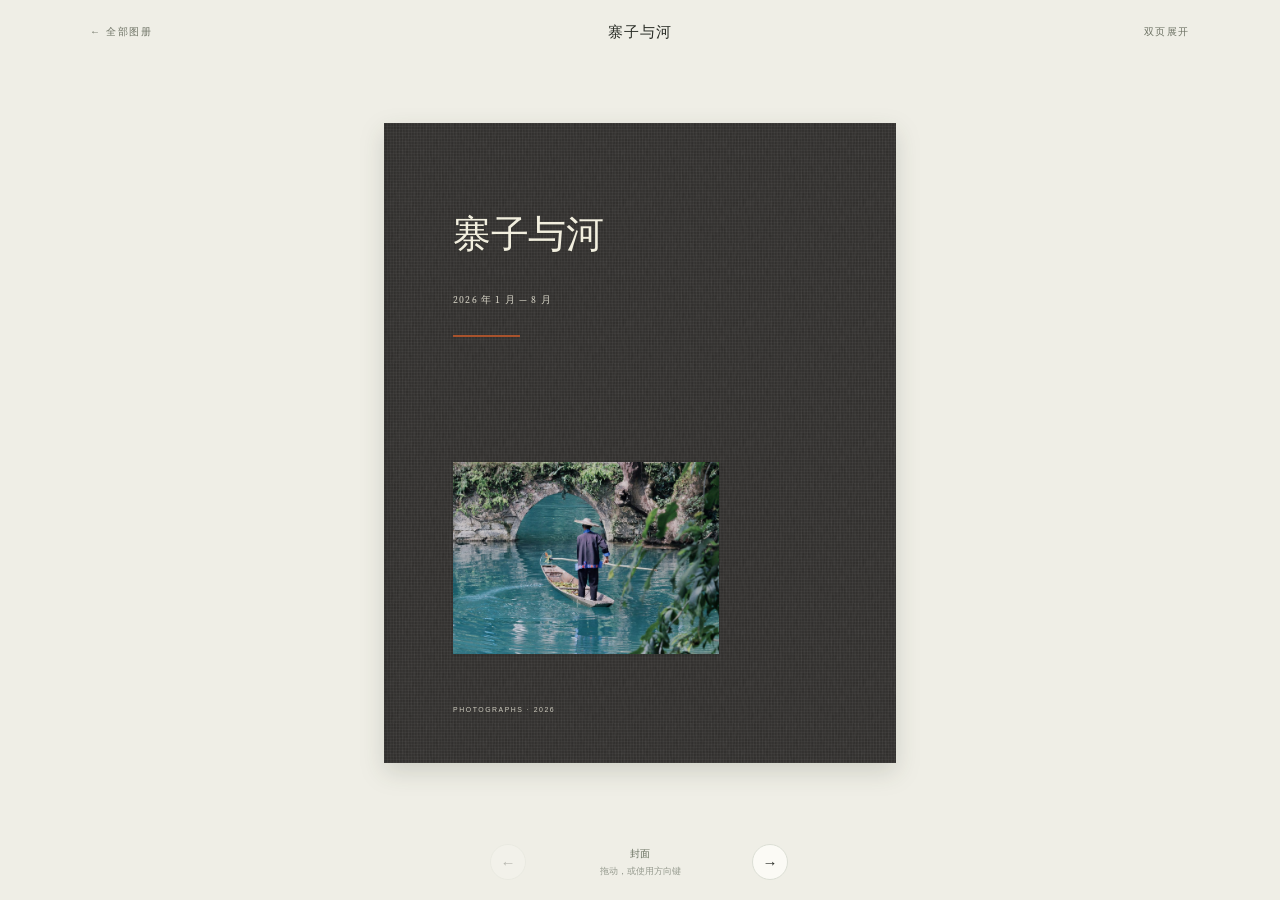
<file: books/2026/index.html>
<!doctype html>
<html lang="zh-CN">
<head>
  <meta charset="utf-8">
  <meta name="viewport" content="width=device-width,initial-scale=1">
  <title>寨子与河 · 照片 2026</title>
  <link rel="stylesheet" href="../../shared/styles.css">
</head>
<body>
<main class="room">
  <header class="book-header">
    <a href="../../index.html">← 全部图册</a><h1>寨子与河</h1><span id="orientation">双页展开</span>
  </header>
  <section class="stage" aria-label="可以翻页的照片书">
    <div class="book-rig">
      <div id="book" class="book" data-page-width="512" data-page-height="640" style="--cloth:#2e2c2a">
        <article class="book-page art-page cloth recto" data-density="hard" aria-label="封面">
          <h2 class="cover-title">寨子与河</h2>
          <p class="cover-subtitle">2026 年 1 月 — 8 月</p>
          <span class="cover-rule" aria-hidden="true"></span>
          <figure class="cover-plate"><img draggable="false" src="../../assets/photos/2026/046.jpg" alt=""></figure>
          <p class="cover-foot">PHOTOGRAPHS · 2026</p>
        </article>

        <article class="book-page art-page endpaper" aria-label="环衬"></article>

        <article class="book-page art-page paper recto" aria-label="扉页">
          <div class="title-block">
            <h2>寨子与河</h2>
            <p>照片 二〇二六</p>
          </div>
          <p class="epigraph">2026 年 1 月 — 8 月 · 84 张</p>
          <p class="imprint">PHOTOGRAPHS</p>
        </article>

        <article class="book-page art-page paper divider" aria-label="1 月">
          <p class="month">一月</p>
          <span class="month-rule" aria-hidden="true"></span>
          <p class="month-meta">2026 · 12 张</p>
        </article>

        <article class="book-page art-page paper" aria-label="1月15日 08:51">
          <figure class="figure" style="width:61%;top:47%">
            <img draggable="false" data-src="../../assets/photos/2026/001.jpg" width="1050" height="1400" alt="2026年1月15日 08:51 拍摄的照片" style="background:rgb(177 143 111)">
            <figcaption>1月15日 08:51</figcaption>
          </figure>
        </article>

        <article class="book-page art-page paper" aria-label="1月15日 09:04">
          <figure class="figure" style="width:88%;top:47%">
            <img draggable="false" data-src="../../assets/photos/2026/002.jpg" width="1400" height="1050" alt="2026年1月15日 09:04 拍摄的照片" style="background:rgb(142 137 126)">
            <figcaption>1月15日 09:04</figcaption>
          </figure>
        </article>

        <article class="book-page art-page paper" aria-label="1月24日 11:51">
          <figure class="figure" style="width:76%;top:42%">
            <img draggable="false" data-src="../../assets/photos/2026/003.jpg" width="1400" height="1400" alt="2026年1月24日 11:51 拍摄的照片" style="background:rgb(188 164 139)">
            <figcaption>1月24日 11:51</figcaption>
          </figure>
        </article>

        <article class="book-page art-page paper" aria-label="1月24日 11:53">
          <figure class="figure" style="width:59%;top:44%">
            <img draggable="false" data-src="../../assets/photos/2026/004.jpg" width="1400" height="1400" alt="2026年1月24日 11:53 拍摄的照片" style="background:rgb(142 132 126)">
            <figcaption>1月24日 11:53</figcaption>
          </figure>
        </article>

        <article class="book-page art-page paper" aria-label="1月24日 12:48">
          <figure class="figure" style="width:54%;top:47%">
            <img draggable="false" data-src="../../assets/photos/2026/005.jpg" width="933" height="1400" alt="2026年1月24日 12:48 拍摄的照片" style="background:rgb(146 93 68)">
            <figcaption>1月24日 12:48</figcaption>
          </figure>
        </article>

        <article class="book-page art-page paper" aria-label="1月24日 13:06">
          <figure class="figure" style="width:61%;top:47%">
            <img draggable="false" data-src="../../assets/photos/2026/006.jpg" width="1050" height="1400" alt="2026年1月24日 13:06 拍摄的照片" style="background:rgb(112 123 129)">
            <figcaption>1月24日 13:06</figcaption>
          </figure>
        </article>

        <article class="book-page art-page paper" aria-label="1月24日 15:39">
          <figure class="figure" style="width:61%;top:47%">
            <img draggable="false" data-src="../../assets/photos/2026/007.jpg" width="1050" height="1400" alt="2026年1月24日 15:39 拍摄的照片" style="background:rgb(118 119 117)">
            <figcaption>1月24日 15:39</figcaption>
          </figure>
        </article>

        <article class="book-page art-page paper" aria-label="1月24日 15:45">
          <figure class="figure" style="width:88%;top:42%">
            <img draggable="false" data-src="../../assets/photos/2026/008.jpg" width="1400" height="1050" alt="2026年1月24日 15:45 拍摄的照片" style="background:rgb(86 104 118)">
            <figcaption>1月24日 15:45</figcaption>
          </figure>
        </article>

        <article class="book-page art-page paper" aria-label="1月24日 15:47">
          <figure class="figure" style="width:88%;top:47%">
            <img draggable="false" data-src="../../assets/photos/2026/009.jpg" width="1400" height="1050" alt="2026年1月24日 15:47 拍摄的照片" style="background:rgb(10 9 9)">
            <figcaption>1月24日 15:47</figcaption>
          </figure>
        </article>

        <article class="book-page art-page paper" aria-label="1月24日 16:03">
          <figure class="figure" style="width:61%;top:47%">
            <img draggable="false" data-src="../../assets/photos/2026/010.jpg" width="1050" height="1400" alt="2026年1月24日 16:03 拍摄的照片" style="background:rgb(88 92 102)">
            <figcaption>1月24日 16:03</figcaption>
          </figure>
        </article>

        <article class="book-page art-page paper" aria-label="1月24日 16:06">
          <figure class="figure" style="width:47%;top:44%">
            <img draggable="false" data-src="../../assets/photos/2026/011.jpg" width="1050" height="1400" alt="2026年1月24日 16:06 拍摄的照片" style="background:rgb(61 59 53)">
            <figcaption>1月24日 16:06</figcaption>
          </figure>
        </article>

        <article class="book-page art-page paper" aria-label="1月24日 16:21">
          <figure class="figure" style="width:88%;top:47%">
            <img draggable="false" data-src="../../assets/photos/2026/012.jpg" width="1400" height="1050" alt="2026年1月24日 16:21 拍摄的照片" style="background:rgb(145 153 170)">
            <figcaption>1月24日 16:21</figcaption>
          </figure>
        </article>

        <article class="book-page art-page paper divider" aria-label="3 月">
          <p class="month">三月</p>
          <span class="month-rule" aria-hidden="true"></span>
          <p class="month-meta">2026 · 40 张</p>
        </article>

        <article class="book-page art-page paper" aria-label="3月2日 15:16">
          <figure class="figure" style="width:61%;top:42%">
            <img draggable="false" data-src="../../assets/photos/2026/013.jpg" width="1050" height="1400" alt="2026年3月2日 15:16 拍摄的照片" style="background:rgb(23 25 28)">
            <figcaption>3月2日 15:16</figcaption>
          </figure>
        </article>

        <article class="book-page art-page paper" aria-label="3月2日 15:53">
          <figure class="figure" style="width:54%;top:47%">
            <img draggable="false" data-src="../../assets/photos/2026/014.jpg" width="933" height="1400" alt="2026年3月2日 15:53 拍摄的照片" style="background:rgb(34 36 31)">
            <figcaption>3月2日 15:53</figcaption>
          </figure>
        </article>

        <article class="book-page art-page paper" aria-label="3月2日 16:19">
          <figure class="figure" style="width:54%;top:47%">
            <img draggable="false" data-src="../../assets/photos/2026/015.jpg" width="933" height="1400" alt="2026年3月2日 16:19 拍摄的照片" style="background:rgb(49 43 42)">
            <figcaption>3月2日 16:19</figcaption>
          </figure>
        </article>

        <article class="book-page art-page paper" aria-label="3月2日 16:28">
          <figure class="figure" style="width:76%;top:47%">
            <img draggable="false" data-src="../../assets/photos/2026/016.jpg" width="1400" height="1400" alt="2026年3月2日 16:28 拍摄的照片" style="background:rgb(108 97 99)">
            <figcaption>3月2日 16:28</figcaption>
          </figure>
        </article>

        <article class="book-page art-page paper" aria-label="3月2日 16:39">
          <figure class="figure" style="width:88%;top:47%">
            <img draggable="false" data-src="../../assets/photos/2026/017.jpg" width="1400" height="933" alt="2026年3月2日 16:39 拍摄的照片" style="background:rgb(91 70 50)">
            <figcaption>3月2日 16:39</figcaption>
          </figure>
        </article>

        <article class="book-page art-page paper" aria-label="3月3日 18:26">
          <figure class="figure" style="width:68%;top:44%">
            <img draggable="false" data-src="../../assets/photos/2026/018.jpg" width="1400" height="933" alt="2026年3月3日 18:26 拍摄的照片" style="background:rgb(98 79 63)">
            <figcaption>3月3日 18:26</figcaption>
          </figure>
        </article>

        <article class="book-page art-page paper" aria-label="3月3日 22:35">
          <figure class="figure" style="width:88%;top:47%">
            <img draggable="false" data-src="../../assets/photos/2026/019.jpg" width="1400" height="1050" alt="2026年3月3日 22:35 拍摄的照片" style="background:rgb(122 145 184)">
            <figcaption>3月3日 22:35</figcaption>
          </figure>
        </article>

        <article class="book-page art-page paper" aria-label="3月3日 23:52">
          <figure class="figure" style="width:54%;top:47%">
            <img draggable="false" data-src="../../assets/photos/2026/020.jpg" width="933" height="1400" alt="2026年3月3日 23:52 拍摄的照片" style="background:rgb(135 121 114)">
            <figcaption>3月3日 23:52</figcaption>
          </figure>
        </article>

        <article class="book-page art-page paper" aria-label="3月4日 02:19">
          <figure class="figure" style="width:54%;top:47%">
            <img draggable="false" data-src="../../assets/photos/2026/021.jpg" width="933" height="1400" alt="2026年3月4日 02:19 拍摄的照片" style="background:rgb(135 105 74)">
            <figcaption>3月4日 02:19</figcaption>
          </figure>
        </article>

        <article class="book-page art-page paper" aria-label="3月4日 02:41">
          <figure class="figure" style="width:88%;top:47%">
            <img draggable="false" data-src="../../assets/photos/2026/022.jpg" width="1400" height="1050" alt="2026年3月4日 02:41 拍摄的照片" style="background:rgb(50 75 96)">
            <figcaption>3月4日 02:41</figcaption>
          </figure>
        </article>

        <article class="book-page art-page paper" aria-label="3月4日 02:51">
          <figure class="figure" style="width:54%;top:42%">
            <img draggable="false" data-src="../../assets/photos/2026/023.jpg" width="933" height="1400" alt="2026年3月4日 02:51 拍摄的照片" style="background:rgb(88 109 125)">
            <figcaption>3月4日 02:51</figcaption>
          </figure>
        </article>

        <article class="book-page art-page paper" aria-label="3月4日 11:34">
          <figure class="figure" style="width:54%;top:47%">
            <img draggable="false" data-src="../../assets/photos/2026/024.jpg" width="933" height="1400" alt="2026年3月4日 11:34 拍摄的照片" style="background:rgb(139 123 103)">
            <figcaption>3月4日 11:34</figcaption>
          </figure>
        </article>

        <article class="book-page art-page paper" aria-label="3月4日 12:22">
          <figure class="figure" style="width:42%;top:44%">
            <img draggable="false" data-src="../../assets/photos/2026/025.jpg" width="933" height="1400" alt="2026年3月4日 12:22 拍摄的照片" style="background:rgb(98 65 44)">
            <figcaption>3月4日 12:22</figcaption>
          </figure>
        </article>

        <article class="book-page art-page paper" aria-label="3月4日 12:43">
          <figure class="figure" style="width:54%;top:47%">
            <img draggable="false" data-src="../../assets/photos/2026/026.jpg" width="933" height="1400" alt="2026年3月4日 12:43 拍摄的照片" style="background:rgb(76 51 42)">
            <figcaption>3月4日 12:43</figcaption>
          </figure>
        </article>

        <article class="book-page art-page paper" aria-label="3月4日 16:10">
          <figure class="figure" style="width:55%;top:47%">
            <img draggable="false" data-src="../../assets/photos/2026/027.jpg" width="940" height="1400" alt="2026年3月4日 16:10 拍摄的照片" style="background:rgb(127 90 79)">
            <figcaption>3月4日 16:10</figcaption>
          </figure>
        </article>

        <article class="book-page art-page paper" aria-label="3月4日 18:35">
          <figure class="figure" style="width:88%;top:42%">
            <img draggable="false" data-src="../../assets/photos/2026/028.jpg" width="1400" height="933" alt="2026年3月4日 18:35 拍摄的照片" style="background:rgb(70 77 82)">
            <figcaption>3月4日 18:35</figcaption>
          </figure>
        </article>

        <article class="book-page art-page paper" aria-label="3月4日 18:47">
          <figure class="figure" style="width:54%;top:47%">
            <img draggable="false" data-src="../../assets/photos/2026/029.jpg" width="933" height="1400" alt="2026年3月4日 18:47 拍摄的照片" style="background:rgb(94 91 83)">
            <figcaption>3月4日 18:47</figcaption>
          </figure>
        </article>

        <article class="book-page art-page paper" aria-label="3月4日 18:53">
          <figure class="figure" style="width:88%;top:47%">
            <img draggable="false" data-src="../../assets/photos/2026/030.jpg" width="1400" height="933" alt="2026年3月4日 18:53 拍摄的照片" style="background:rgb(139 128 120)">
            <figcaption>3月4日 18:53</figcaption>
          </figure>
        </article>

        <article class="book-page art-page paper" aria-label="3月4日 19:08">
          <figure class="figure" style="width:88%;top:47%">
            <img draggable="false" data-src="../../assets/photos/2026/031.jpg" width="1400" height="933" alt="2026年3月4日 19:08 拍摄的照片" style="background:rgb(19 24 24)">
            <figcaption>3月4日 19:08</figcaption>
          </figure>
        </article>

        <article class="book-page art-page bleed-page" aria-label="3月5日 00:18">
          <img draggable="false" data-src="../../assets/photos/2026/032.jpg" width="1400" height="933" alt="2026年3月5日 00:18 拍摄的照片" style="background:rgb(23 24 24)">
        </article>

        <article class="book-page art-page paper" aria-label="3月6日 09:41">
          <figure class="figure" style="width:88%;top:42%">
            <img draggable="false" data-src="../../assets/photos/2026/033.jpg" width="1400" height="933" alt="2026年3月6日 09:41 拍摄的照片" style="background:rgb(30 33 37)">
            <figcaption>3月6日 09:41</figcaption>
          </figure>
        </article>

        <article class="book-page art-page paper" aria-label="3月6日 09:51">
          <figure class="figure" style="width:54%;top:47%">
            <img draggable="false" data-src="../../assets/photos/2026/034.jpg" width="933" height="1400" alt="2026年3月6日 09:51 拍摄的照片" style="background:rgb(17 19 20)">
            <figcaption>3月6日 09:51</figcaption>
          </figure>
        </article>

        <article class="book-page art-page paper" aria-label="3月6日 10:36">
          <figure class="figure" style="width:54%;top:47%">
            <img draggable="false" data-src="../../assets/photos/2026/035.jpg" width="933" height="1400" alt="2026年3月6日 10:36 拍摄的照片" style="background:rgb(26 26 26)">
            <figcaption>3月6日 10:36</figcaption>
          </figure>
        </article>

        <article class="book-page art-page paper" aria-label="3月6日 15:29">
          <figure class="figure" style="width:88%;top:47%">
            <img draggable="false" data-src="../../assets/photos/2026/036.jpg" width="1400" height="933" alt="2026年3月6日 15:29 拍摄的照片" style="background:rgb(24 25 24)">
            <figcaption>3月6日 15:29</figcaption>
          </figure>
        </article>

        <article class="book-page art-page paper" aria-label="3月6日 15:30">
          <figure class="figure" style="width:88%;top:47%">
            <img draggable="false" data-src="../../assets/photos/2026/037.jpg" width="1400" height="933" alt="2026年3月6日 15:30 拍摄的照片" style="background:rgb(24 25 23)">
            <figcaption>3月6日 15:30</figcaption>
          </figure>
        </article>

        <article class="book-page art-page paper" aria-label="3月6日 16:08">
          <figure class="figure" style="width:88%;top:42%">
            <img draggable="false" data-src="../../assets/photos/2026/038.jpg" width="1400" height="933" alt="2026年3月6日 16:08 拍摄的照片" style="background:rgb(48 53 58)">
            <figcaption>3月6日 16:08</figcaption>
          </figure>
        </article>

        <article class="book-page art-page paper" aria-label="3月6日 16:32">
          <figure class="figure" style="width:42%;top:44%">
            <img draggable="false" data-src="../../assets/photos/2026/039.jpg" width="933" height="1400" alt="2026年3月6日 16:32 拍摄的照片" style="background:rgb(44 44 44)">
            <figcaption>3月6日 16:32</figcaption>
          </figure>
        </article>

        <article class="book-page art-page paper" aria-label="3月6日 19:21">
          <figure class="figure" style="width:54%;top:47%">
            <img draggable="false" data-src="../../assets/photos/2026/040.jpg" width="933" height="1400" alt="2026年3月6日 19:21 拍摄的照片" style="background:rgb(39 44 45)">
            <figcaption>3月6日 19:21</figcaption>
          </figure>
        </article>

        <article class="book-page art-page bleed-page" aria-label="3月9日 17:38">
          <img draggable="false" data-src="../../assets/photos/2026/041.jpg" width="1400" height="933" alt="2026年3月9日 17:38 拍摄的照片" style="background:rgb(173 74 29)">
        </article>

        <article class="book-page art-page paper" aria-label="3月10日 08:09">
          <figure class="figure" style="width:54%;top:47%">
            <img draggable="false" data-src="../../assets/photos/2026/042.jpg" width="933" height="1400" alt="2026年3月10日 08:09 拍摄的照片" style="background:rgb(42 50 51)">
            <figcaption>3月10日 08:09</figcaption>
          </figure>
        </article>

        <article class="book-page art-page paper" aria-label="3月10日 08:26">
          <figure class="figure" style="width:54%;top:42%">
            <img draggable="false" data-src="../../assets/photos/2026/043.jpg" width="933" height="1400" alt="2026年3月10日 08:26 拍摄的照片" style="background:rgb(112 116 99)">
            <figcaption>3月10日 08:26</figcaption>
          </figure>
        </article>

        <article class="book-page art-page paper" aria-label="3月18日 09:14">
          <figure class="figure" style="width:88%;top:47%">
            <img draggable="false" data-src="../../assets/photos/2026/044.jpg" width="1400" height="933" alt="2026年3月18日 09:14 拍摄的照片" style="background:rgb(86 77 76)">
            <figcaption>3月18日 09:14</figcaption>
          </figure>
        </article>

        <article class="book-page art-page paper" aria-label="3月18日 09:16">
          <figure class="figure" style="width:88%;top:47%">
            <img draggable="false" data-src="../../assets/photos/2026/045.jpg" width="1400" height="933" alt="2026年3月18日 09:16 拍摄的照片" style="background:rgb(89 74 75)">
            <figcaption>3月18日 09:16</figcaption>
          </figure>
        </article>

        <article class="book-page art-page paper" aria-label="3月18日 14:45">
          <figure class="figure" style="width:68%;top:44%">
            <img draggable="false" data-src="../../assets/photos/2026/046.jpg" width="1400" height="933" alt="2026年3月18日 14:45 拍摄的照片" style="background:rgb(77 103 103)">
            <figcaption>3月18日 14:45</figcaption>
          </figure>
        </article>

        <article class="book-page art-page paper" aria-label="3月18日 14:51">
          <figure class="figure" style="width:88%;top:47%">
            <img draggable="false" data-src="../../assets/photos/2026/047.jpg" width="1400" height="961" alt="2026年3月18日 14:51 拍摄的照片" style="background:rgb(92 123 116)">
            <figcaption>3月18日 14:51</figcaption>
          </figure>
        </article>

        <article class="book-page art-page paper" aria-label="3月18日 17:34">
          <figure class="figure" style="width:54%;top:42%">
            <img draggable="false" data-src="../../assets/photos/2026/048.jpg" width="933" height="1400" alt="2026年3月18日 17:34 拍摄的照片" style="background:rgb(87 96 104)">
            <figcaption>3月18日 17:34</figcaption>
          </figure>
        </article>

        <article class="book-page art-page paper" aria-label="3月18日 23:44">
          <figure class="figure" style="width:88%;top:47%">
            <img draggable="false" data-src="../../assets/photos/2026/049.jpg" width="1400" height="933" alt="2026年3月18日 23:44 拍摄的照片" style="background:rgb(51 54 55)">
            <figcaption>3月18日 23:44</figcaption>
          </figure>
        </article>

        <article class="book-page art-page paper" aria-label="3月19日 11:18">
          <figure class="figure" style="width:61%;top:47%">
            <img draggable="false" data-src="../../assets/photos/2026/050.jpg" width="1050" height="1400" alt="2026年3月19日 11:18 拍摄的照片" style="background:rgb(41 43 48)">
            <figcaption>3月19日 11:18</figcaption>
          </figure>
        </article>

        <article class="book-page art-page paper" aria-label="3月26日 23:31">
          <figure class="figure" style="width:88%;top:47%">
            <img draggable="false" data-src="../../assets/photos/2026/051.jpg" width="1400" height="1050" alt="2026年3月26日 23:31 拍摄的照片" style="background:rgb(50 44 48)">
            <figcaption>3月26日 23:31</figcaption>
          </figure>
        </article>

        <article class="book-page art-page paper" aria-label="3月26日 23:41">
          <figure class="figure" style="width:61%;top:47%">
            <img draggable="false" data-src="../../assets/photos/2026/052.jpg" width="1050" height="1400" alt="2026年3月26日 23:41 拍摄的照片" style="background:rgb(61 76 74)">
            <figcaption>3月26日 23:41</figcaption>
          </figure>
        </article>

        <article class="book-page art-page paper divider" aria-label="4 月">
          <p class="month">四月</p>
          <span class="month-rule" aria-hidden="true"></span>
          <p class="month-meta">2026 · 5 张</p>
        </article>

        <article class="book-page art-page paper" aria-label="4月3日 21:02">
          <figure class="figure" style="width:42%;top:44%">
            <img draggable="false" data-src="../../assets/photos/2026/053.jpg" width="933" height="1400" alt="2026年4月3日 21:02 拍摄的照片" style="background:rgb(72 72 71)">
            <figcaption>4月3日 21:02</figcaption>
          </figure>
        </article>

        <article class="book-page art-page paper" aria-label="4月3日 21:13">
          <figure class="figure" style="width:54%;top:47%">
            <img draggable="false" data-src="../../assets/photos/2026/055.jpg" width="933" height="1400" alt="2026年4月3日 21:13 拍摄的照片" style="background:rgb(88 74 95)">
            <figcaption>4月3日 21:13</figcaption>
          </figure>
        </article>

        <article class="book-page art-page paper" aria-label="4月3日 21:28">
          <figure class="figure" style="width:61%;top:47%">
            <img draggable="false" data-src="../../assets/photos/2026/056.jpg" width="1050" height="1400" alt="2026年4月3日 21:28 拍摄的照片" style="background:rgb(38 37 36)">
            <figcaption>4月3日 21:28</figcaption>
          </figure>
        </article>

        <article class="book-page art-page paper" aria-label="4月3日 21:35">
          <figure class="figure" style="width:61%;top:47%">
            <img draggable="false" data-src="../../assets/photos/2026/057.jpg" width="1050" height="1400" alt="2026年4月3日 21:35 拍摄的照片" style="background:rgb(144 148 76)">
            <figcaption>4月3日 21:35</figcaption>
          </figure>
        </article>

        <article class="book-page art-page paper" aria-label="4月3日 21:39">
          <figure class="figure" style="width:88%;top:47%">
            <img draggable="false" data-src="../../assets/photos/2026/058.jpg" width="1400" height="1050" alt="2026年4月3日 21:39 拍摄的照片" style="background:rgb(106 106 105)">
            <figcaption>4月3日 21:39</figcaption>
          </figure>
        </article>

        <article class="book-page art-page paper divider" aria-label="5 月">
          <p class="month">五月</p>
          <span class="month-rule" aria-hidden="true"></span>
          <p class="month-meta">2026 · 8 张</p>
        </article>

        <article class="book-page art-page paper" aria-label="5月19日 15:23">
          <figure class="figure" style="width:88%;top:42%">
            <img draggable="false" data-src="../../assets/photos/2026/059.jpg" width="1400" height="933" alt="2026年5月19日 15:23 拍摄的照片" style="background:rgb(93 113 157)">
            <figcaption>5月19日 15:23</figcaption>
          </figure>
        </article>

        <article class="book-page art-page bleed-page" aria-label="5月19日 15:31">
          <img draggable="false" data-src="../../assets/photos/2026/060.jpg" width="1400" height="933" alt="2026年5月19日 15:31 拍摄的照片" style="background:rgb(52 66 89)">
        </article>

        <article class="book-page art-page paper" aria-label="5月19日 15:43">
          <figure class="figure" style="width:68%;top:44%">
            <img draggable="false" data-src="../../assets/photos/2026/061.jpg" width="1400" height="933" alt="2026年5月19日 15:43 拍摄的照片" style="background:rgb(35 48 65)">
            <figcaption>5月19日 15:43</figcaption>
          </figure>
        </article>

        <article class="book-page art-page paper" aria-label="5月19日 15:59">
          <figure class="figure" style="width:54%;top:47%">
            <img draggable="false" data-src="../../assets/photos/2026/062.jpg" width="933" height="1400" alt="2026年5月19日 15:59 拍摄的照片" style="background:rgb(33 42 62)">
            <figcaption>5月19日 15:59</figcaption>
          </figure>
        </article>

        <article class="book-page art-page paper" aria-label="5月19日 16:18">
          <figure class="figure" style="width:54%;top:47%">
            <img draggable="false" data-src="../../assets/photos/2026/063.jpg" width="933" height="1400" alt="2026年5月19日 16:18 拍摄的照片" style="background:rgb(90 94 118)">
            <figcaption>5月19日 16:18</figcaption>
          </figure>
        </article>

        <article class="book-page art-page paper" aria-label="5月20日 20:44">
          <figure class="figure" style="width:54%;top:42%">
            <img draggable="false" data-src="../../assets/photos/2026/064.jpg" width="933" height="1400" alt="2026年5月20日 20:44 拍摄的照片" style="background:rgb(34 29 48)">
            <figcaption>5月20日 20:44</figcaption>
          </figure>
        </article>

        <article class="book-page art-page paper" aria-label="5月20日 20:45">
          <figure class="figure" style="width:54%;top:47%">
            <img draggable="false" data-src="../../assets/photos/2026/065.jpg" width="933" height="1400" alt="2026年5月20日 20:45 拍摄的照片" style="background:rgb(40 56 88)">
            <figcaption>5月20日 20:45</figcaption>
          </figure>
        </article>

        <article class="book-page art-page paper" aria-label="5月20日 20:48">
          <figure class="figure" style="width:88%;top:47%">
            <img draggable="false" data-src="../../assets/photos/2026/066.jpg" width="1400" height="933" alt="2026年5月20日 20:48 拍摄的照片" style="background:rgb(36 45 61)">
            <figcaption>5月20日 20:48</figcaption>
          </figure>
        </article>

        <article class="book-page art-page paper divider" aria-label="7 月">
          <p class="month">七月</p>
          <span class="month-rule" aria-hidden="true"></span>
          <p class="month-meta">2026 · 9 张</p>
        </article>

        <article class="book-page art-page paper" aria-label="7月15日 17:34">
          <figure class="figure" style="width:76%;top:47%">
            <img draggable="false" data-src="../../assets/photos/2026/067.jpg" width="1400" height="1399" alt="2026年7月15日 17:34 拍摄的照片" style="background:rgb(104 132 159)">
            <figcaption>7月15日 17:34</figcaption>
          </figure>
        </article>

        <article class="book-page art-page paper" aria-label="7月15日 17:34">
          <figure class="figure" style="width:68%;top:44%">
            <img draggable="false" data-src="../../assets/photos/2026/068.jpg" width="1400" height="1050" alt="2026年7月15日 17:34 拍摄的照片" style="background:rgb(100 119 136)">
            <figcaption>7月15日 17:34</figcaption>
          </figure>
        </article>

        <article class="book-page art-page bleed-page" aria-label="7月15日 17:37">
          <img draggable="false" data-src="../../assets/photos/2026/069.jpg" width="1400" height="1050" alt="2026年7月15日 17:37 拍摄的照片" style="background:rgb(112 142 166)">
        </article>

        <article class="book-page art-page paper" aria-label="7月18日 16:48">
          <figure class="figure" style="width:61%;top:47%">
            <img draggable="false" data-src="../../assets/photos/2026/070.jpg" width="1050" height="1400" alt="2026年7月18日 16:48 拍摄的照片" style="background:rgb(103 111 113)">
            <figcaption>7月18日 16:48</figcaption>
          </figure>
        </article>

        <article class="book-page art-page paper" aria-label="7月18日 16:50">
          <figure class="figure" style="width:61%;top:47%">
            <img draggable="false" data-src="../../assets/photos/2026/071.jpg" width="1050" height="1400" alt="2026年7月18日 16:50 拍摄的照片" style="background:rgb(143 149 155)">
            <figcaption>7月18日 16:50</figcaption>
          </figure>
        </article>

        <article class="book-page art-page paper" aria-label="7月18日 17:54">
          <figure class="figure" style="width:88%;top:47%">
            <img draggable="false" data-src="../../assets/photos/2026/072.jpg" width="1400" height="1050" alt="2026年7月18日 17:54 拍摄的照片" style="background:rgb(95 107 119)">
            <figcaption>7月18日 17:54</figcaption>
          </figure>
        </article>

        <article class="book-page art-page paper" aria-label="7月18日 21:23">
          <figure class="figure" style="width:61%;top:47%">
            <img draggable="false" data-src="../../assets/photos/2026/073.jpg" width="1050" height="1400" alt="2026年7月18日 21:23 拍摄的照片" style="background:rgb(110 129 139)">
            <figcaption>7月18日 21:23</figcaption>
          </figure>
        </article>

        <article class="book-page art-page paper" aria-label="7月19日 09:19">
          <figure class="figure" style="width:61%;top:42%">
            <img draggable="false" data-src="../../assets/photos/2026/074.jpg" width="1050" height="1400" alt="2026年7月19日 09:19 拍摄的照片" style="background:rgb(88 92 91)">
            <figcaption>7月19日 09:19</figcaption>
          </figure>
        </article>

        <article class="book-page art-page paper" aria-label="7月30日 15:10">
          <figure class="figure" style="width:47%;top:44%">
            <img draggable="false" data-src="../../assets/photos/2026/075.jpg" width="1050" height="1400" alt="2026年7月30日 15:10 拍摄的照片" style="background:rgb(85 69 57)">
            <figcaption>7月30日 15:10</figcaption>
          </figure>
        </article>

        <article class="book-page art-page paper divider" aria-label="8 月">
          <p class="month">八月</p>
          <span class="month-rule" aria-hidden="true"></span>
          <p class="month-meta">2026 · 10 张</p>
        </article>

        <article class="book-page art-page paper" aria-label="8月4日 22:19">
          <figure class="figure" style="width:88%;top:47%">
            <img draggable="false" data-src="../../assets/photos/2026/076.jpg" width="1400" height="1050" alt="2026年8月4日 22:19 拍摄的照片" style="background:rgb(119 111 86)">
            <figcaption>8月4日 22:19</figcaption>
          </figure>
        </article>

        <article class="book-page art-page paper" aria-label="8月5日 09:30">
          <figure class="figure" style="width:61%;top:47%">
            <img draggable="false" data-src="../../assets/photos/2026/077.jpg" width="1050" height="1400" alt="2026年8月5日 09:30 拍摄的照片" style="background:rgb(140 127 101)">
            <figcaption>8月5日 09:30</figcaption>
          </figure>
        </article>

        <article class="book-page art-page paper" aria-label="8月5日 10:30">
          <figure class="figure" style="width:54%;top:47%">
            <img draggable="false" data-src="../../assets/photos/2026/078.jpg" width="933" height="1400" alt="2026年8月5日 10:30 拍摄的照片" style="background:rgb(85 91 95)">
            <figcaption>8月5日 10:30</figcaption>
          </figure>
        </article>

        <article class="book-page art-page paper" aria-label="8月5日 10:44">
          <figure class="figure" style="width:76%;top:42%">
            <img draggable="false" data-src="../../assets/photos/2026/079.jpg" width="1400" height="1400" alt="2026年8月5日 10:44 拍摄的照片" style="background:rgb(72 92 87)">
            <figcaption>8月5日 10:44</figcaption>
          </figure>
        </article>

        <article class="book-page art-page paper" aria-label="8月5日 11:36">
          <figure class="figure" style="width:88%;top:47%">
            <img draggable="false" data-src="../../assets/photos/2026/080.jpg" width="1400" height="934" alt="2026年8月5日 11:36 拍摄的照片" style="background:rgb(75 90 80)">
            <figcaption>8月5日 11:36</figcaption>
          </figure>
        </article>

        <article class="book-page art-page paper" aria-label="8月5日 18:08">
          <figure class="figure" style="width:54%;top:47%">
            <img draggable="false" data-src="../../assets/photos/2026/081.jpg" width="933" height="1400" alt="2026年8月5日 18:08 拍摄的照片" style="background:rgb(95 93 80)">
            <figcaption>8月5日 18:08</figcaption>
          </figure>
        </article>

        <article class="book-page art-page paper" aria-label="8月5日 20:11">
          <figure class="figure" style="width:42%;top:44%">
            <img draggable="false" data-src="../../assets/photos/2026/082.jpg" width="933" height="1400" alt="2026年8月5日 20:11 拍摄的照片" style="background:rgb(116 108 88)">
            <figcaption>8月5日 20:11</figcaption>
          </figure>
        </article>

        <article class="book-page art-page paper" aria-label="8月5日 20:35">
          <figure class="figure" style="width:88%;top:47%">
            <img draggable="false" data-src="../../assets/photos/2026/083.jpg" width="1400" height="1118" alt="2026年8月5日 20:35 拍摄的照片" style="background:rgb(131 123 99)">
            <figcaption>8月5日 20:35</figcaption>
          </figure>
        </article>

        <article class="book-page art-page paper" aria-label="8月5日 20:35">
          <figure class="figure" style="width:76%;top:42%">
            <img draggable="false" data-src="../../assets/photos/2026/084.jpg" width="1400" height="1400" alt="2026年8月5日 20:35 拍摄的照片" style="background:rgb(30 33 55)">
            <figcaption>8月5日 20:35</figcaption>
          </figure>
        </article>

        <article class="book-page art-page paper" aria-label="8月5日 20:35">
          <figure class="figure" style="width:76%;top:47%">
            <img draggable="false" data-src="../../assets/photos/2026/086.jpg" width="1400" height="1400" alt="2026年8月5日 20:35 拍摄的照片" style="background:rgb(100 127 147)">
            <figcaption>8月5日 20:35</figcaption>
          </figure>
        </article>

        <article class="book-page art-page paper" aria-label="版权页">
          <div class="colophon">
            <h3>寨子与河</h3>
            <p>照片 二〇二六 · 2026 年 1 月 — 8 月</p>
            <p class="small-print">共 84 张照片，按拍摄时间排列。其中 2 张与相邻照片几乎相同的连拍没有收进来。网页使用压缩副本，原始文件保存在 photo/2026/ 内，没有改动。</p>
            <p class="small-print">PHOTOGRAPHS · 2026</p>
          </div>
        </article>

        <article class="book-page art-page endpaper" aria-label="环衬"></article>

        <article class="book-page art-page cloth verso" data-density="hard" aria-label="封底">
          <span class="back-mark">寨子与河 · 2026</span>
        </article>
      </div>
    </div>
  </section>
  <footer class="controls" aria-label="翻页控制">
    <button id="previous" type="button" aria-label="上一页">←</button>
    <div class="status" aria-live="polite"><span id="page-status">封面</span><small>拖动，或使用方向键</small></div>
    <button id="next" type="button" aria-label="下一页">→</button>
  </footer>
</main>
<script src="../../shared/vendor/page-flip.browser.js"></script>
<script src="../../shared/flipbook.js"></script>
</body>
</html>
</file>
<file: library.css>
:root {
  --ink: #292c26;
  --paper: #efeee6;
  --muted: #6f7465;
  --serif: "Source Serif 4", "Noto Serif SC", "Songti SC", "SimSun", Georgia, serif;
  --sans: Arial, "Helvetica Neue", "Microsoft YaHei", sans-serif;
}
* { box-sizing: border-box; }
html, body { margin: 0; min-height: 100%; }
body { background: var(--paper); color: var(--ink); font-family: var(--serif); -webkit-font-smoothing: antialiased; }
.library { max-width: 1120px; margin: 0 auto; padding: 70px 36px 90px; -webkit-user-select: none; user-select: none; }
.card-photo { -webkit-user-drag: none; user-drag: none; -webkit-touch-callout: none; }
.library-head { border-bottom: 1px solid #d9d8cc; padding-bottom: 30px; }
.eyebrow { margin: 0; font: 11px/1 var(--sans); letter-spacing: .34em; color: #7d8273; text-transform: uppercase; }
.library-head h1 { margin: .28em 0 .3em; font: 400 clamp(30px, 3.6vw, 46px)/1.15 var(--serif); letter-spacing: .02em; }
.meta { margin: 0; font: 12px/1.6 var(--sans); letter-spacing: .12em; color: var(--muted); }
.shelf { display: grid; grid-template-columns: repeat(3, minmax(0, 1fr)); gap: 46px 30px; margin-top: 54px; max-width: 980px; }
.book-card { display: block; color: inherit; text-decoration: none; }
.card-cover {
  position: relative; display: block; aspect-ratio: 4 / 5; padding: 22px 20px; overflow: hidden;
  background: var(--cloth) url("shared/style/cloth-weave.svg") repeat;
  color: #f2efdf; box-shadow: 0 1px 2px rgb(30 36 22 / 18%), 0 14px 24px -14px rgb(30 36 22 / 55%);
  transition: transform .35s ease, box-shadow .35s ease;
}
.book-card:hover .card-cover { transform: translateY(-7px); box-shadow: 0 2px 3px rgb(30 36 22 / 18%), 0 22px 34px -16px rgb(30 36 22 / 60%); }
.book-card:focus-visible { outline: 2px solid #6b735d; outline-offset: 6px; }
.card-year { display: block; font: 10px/1 var(--sans); letter-spacing: .24em; opacity: .72; }
.card-title { display: block; margin-top: 16px; max-width: 88%; font: 400 clamp(18px, 1.55vw, 21px)/1.34 var(--serif); letter-spacing: .02em; }
.card-photo { position: absolute; left: 20px; bottom: 20px; width: 62%; aspect-ratio: 4 / 3; object-fit: cover; background: #222; box-shadow: 0 1px 2px rgb(0 0 0 / 30%); filter: saturate(.96); }
.card-info { display: block; margin-top: 14px; font: 11px/1.5 var(--sans); letter-spacing: .1em; color: var(--muted); }
.card-info b { font-weight: 400; color: #3c4136; }
.library-foot { margin-top: 72px; font: 11px/1.6 var(--sans); letter-spacing: .16em; color: #8b9081; }
@media (max-width: 900px) {
  .shelf { grid-template-columns: repeat(2, minmax(0, 1fr)); }
}
@media (max-width: 640px) {
  .library { padding: 44px 20px 64px; }
  .shelf { grid-template-columns: repeat(2, minmax(0, 1fr)); gap: 30px 18px; margin-top: 36px; }
  .card-cover { padding: 16px 14px; }
  .card-title { margin-top: 12px; font-size: 15px; }
  .card-photo { left: 14px; bottom: 14px; }
  .card-info { font-size: 10px; letter-spacing: .04em; }
}
</file>
<file: shared/styles.css>
@import url("style/book-style.css");
:root { --page-ratio: .8; color: var(--ink); background: #efeee6; font-family: var(--book-serif); font-synthesis: none; }
* { box-sizing: border-box; }
html, body { margin: 0; min-height: 100%; }
body { overflow: hidden; background: #efeee6; }
button { color: inherit; font: inherit; }
/* 翻页时不要选中文字；图片也不响应拖拽和长按保存。 */
.room, .book, .book-page, .book-header, .controls {
  -webkit-user-select: none; user-select: none; -webkit-touch-callout: none;
}
.art-page img, .cover-plate img {
  pointer-events: none; -webkit-user-drag: none; user-drag: none;
  -webkit-touch-callout: none; -webkit-user-select: none; user-select: none;
}
.room { display: grid; grid-template-rows: auto minmax(0, 1fr) auto; height: 100dvh; padding: 22px 24px 20px; }
.book-header { display: grid; grid-template-columns: 1fr auto 1fr; align-items: center; gap: 20px; width: min(100%, 1100px); margin: auto; }
.book-header h1 { margin: 0; font: 400 15px/1.3 var(--book-serif); letter-spacing: .06em; white-space: nowrap; overflow: hidden; text-overflow: ellipsis; }
.book-header a, .book-header span { font: 400 10px/1.4 var(--book-sans); color: #6e7365; text-decoration: none; letter-spacing: .16em; }
.book-header a { justify-self: start; }
.book-header a:hover { color: var(--ink); }
.book-header span:last-child { text-align: right; }
.stage { position: relative; display: grid; place-items: center; min-height: 0; padding: 16px 0; }
/* PageFlip derives leaf height from width. Reserve room for navigation. */
.book-rig { display: grid; place-items: center; width: min(100%, calc((100dvh - 140px) * var(--page-ratio) * 2), calc(640px * var(--page-ratio) * 2)); height: min(calc(100dvh - 140px), 640px); }
.book { position: relative; isolation: isolate; filter: drop-shadow(0 9px 12px rgb(29 37 21 / 15%)); transition: translate 760ms ease; }
.book[data-layout="landscape"][data-edge="front"] { translate: -25% 0; }
.book[data-layout="landscape"][data-edge="back"] { translate: 25% 0; }
.book-page { position: relative; overflow: hidden; background: var(--paper); }
.book-page.--left::before, .book-page.--right::before { position: absolute; inset-block: 0; z-index: 3; width: clamp(14px, 4%, 28px); content: ""; pointer-events: none; }
.book-page.--left::before { right: 0; background: linear-gradient(to left, rgb(28 30 24 / 12%), rgb(28 30 24 / 3%) 40%, transparent); }
.book-page.--right::before { left: 0; background: linear-gradient(to right, rgb(28 30 24 / 12%), rgb(28 30 24 / 3%) 40%, transparent); }
.controls { display: grid; grid-template-columns: 38px 1fr 38px; align-items: center; gap: 20px; width: min(100%, 300px); margin: auto; }
.controls button { border: 1px solid #dcdfd5; border-radius: 50%; width: 36px; height: 36px; padding: 0; background: #fbfaf5; font: 400 15px var(--book-sans); cursor: pointer; }
.controls button:disabled { opacity: .28; cursor: default; }
.status { display: grid; gap: 4px; text-align: center; }
.status span { font: 400 10px/1.4 var(--book-sans); letter-spacing: .04em; color: #666e5d; }
.status small { font: 400 9px/1.4 var(--book-sans); color: #969b8f; }
a:focus-visible, button:focus-visible { outline: 2px solid #6b735d; outline-offset: 4px; }
@media (max-width: 700px) {
  .room { padding: 16px 9px; }
  .book-header { grid-template-columns: 1fr auto; }
  .book-header span#orientation { display: none; }
  .book-header h1 { font-size: 13px; letter-spacing: .1em; text-align: right; }
  .book-header a { font-size: 10px; letter-spacing: .1em; }
  .book-rig { width: 100%; height: min(calc(100dvh - 150px), calc((100vw - 18px) * 1.25)); }
}
@media (prefers-reduced-motion: reduce) { .book { transition: none; } }
@media print { body { overflow: visible; } .book-header, .controls { display: none; } }
</file>
